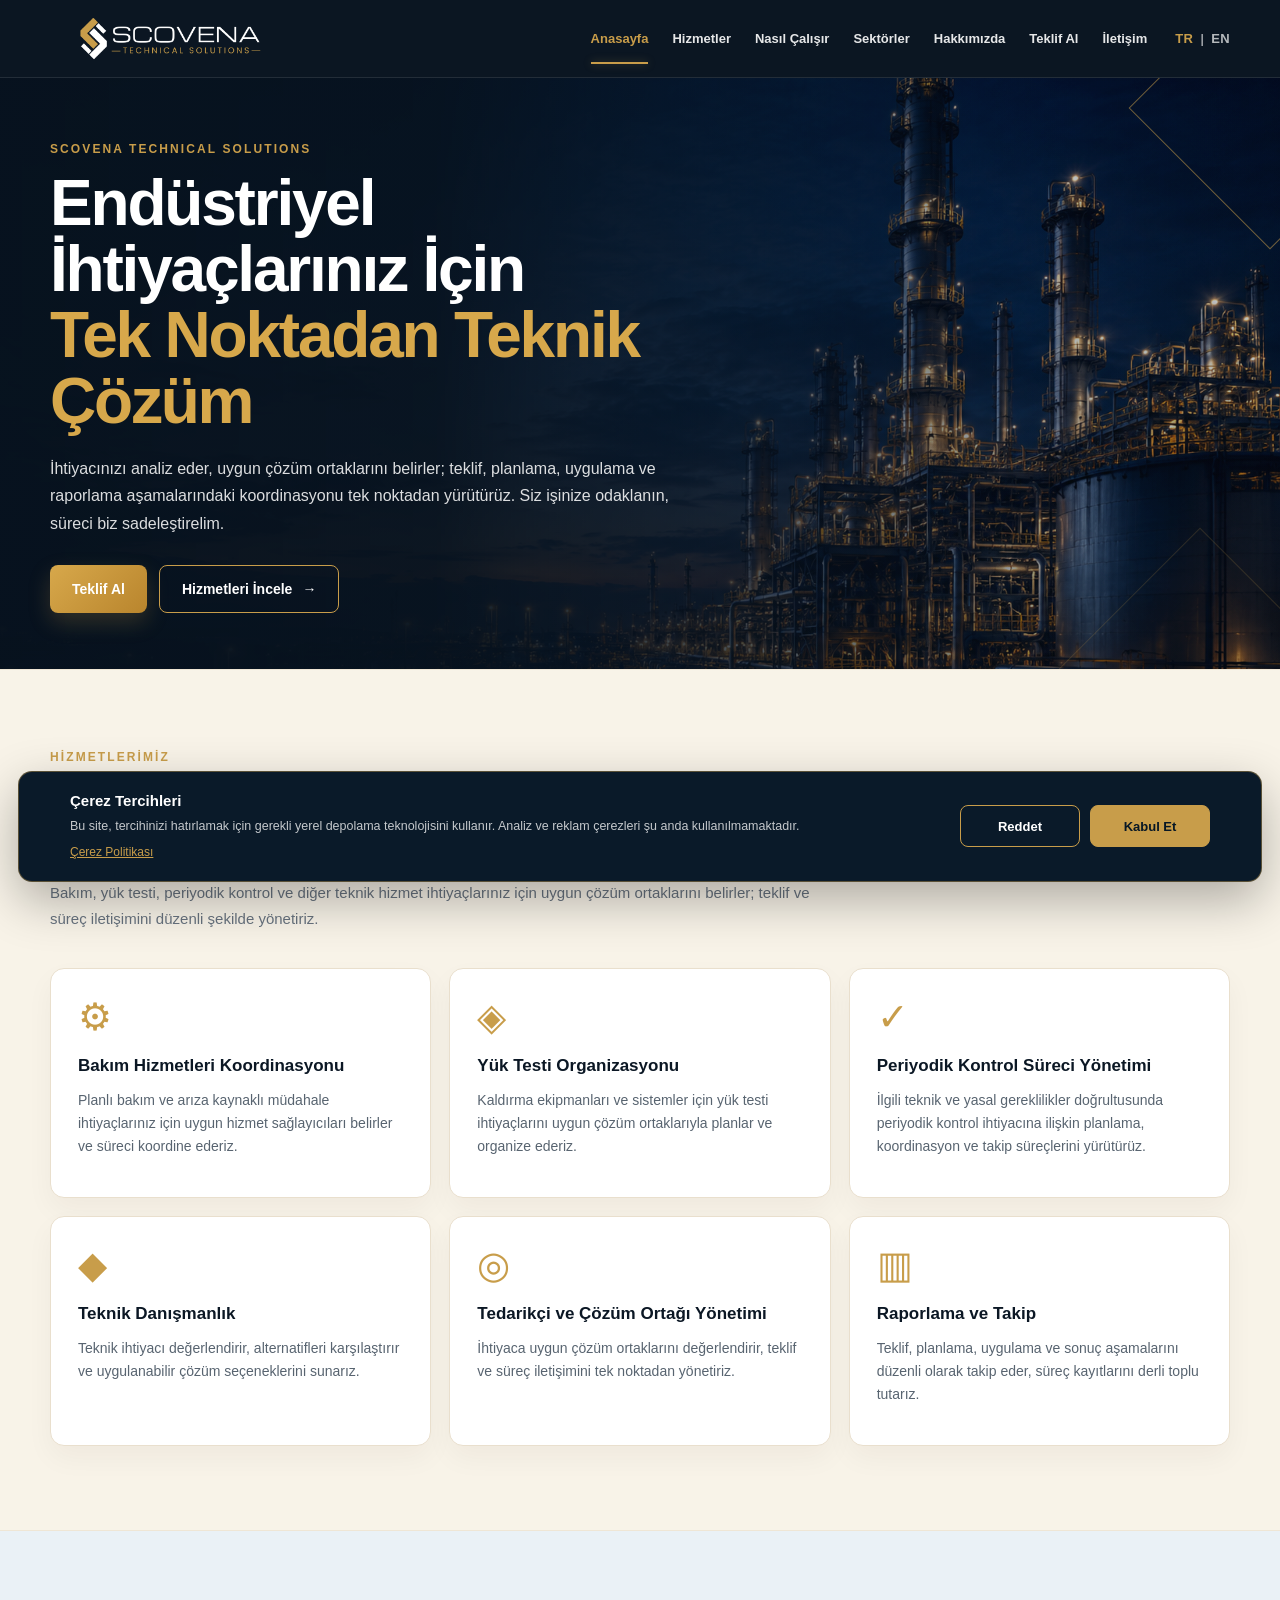
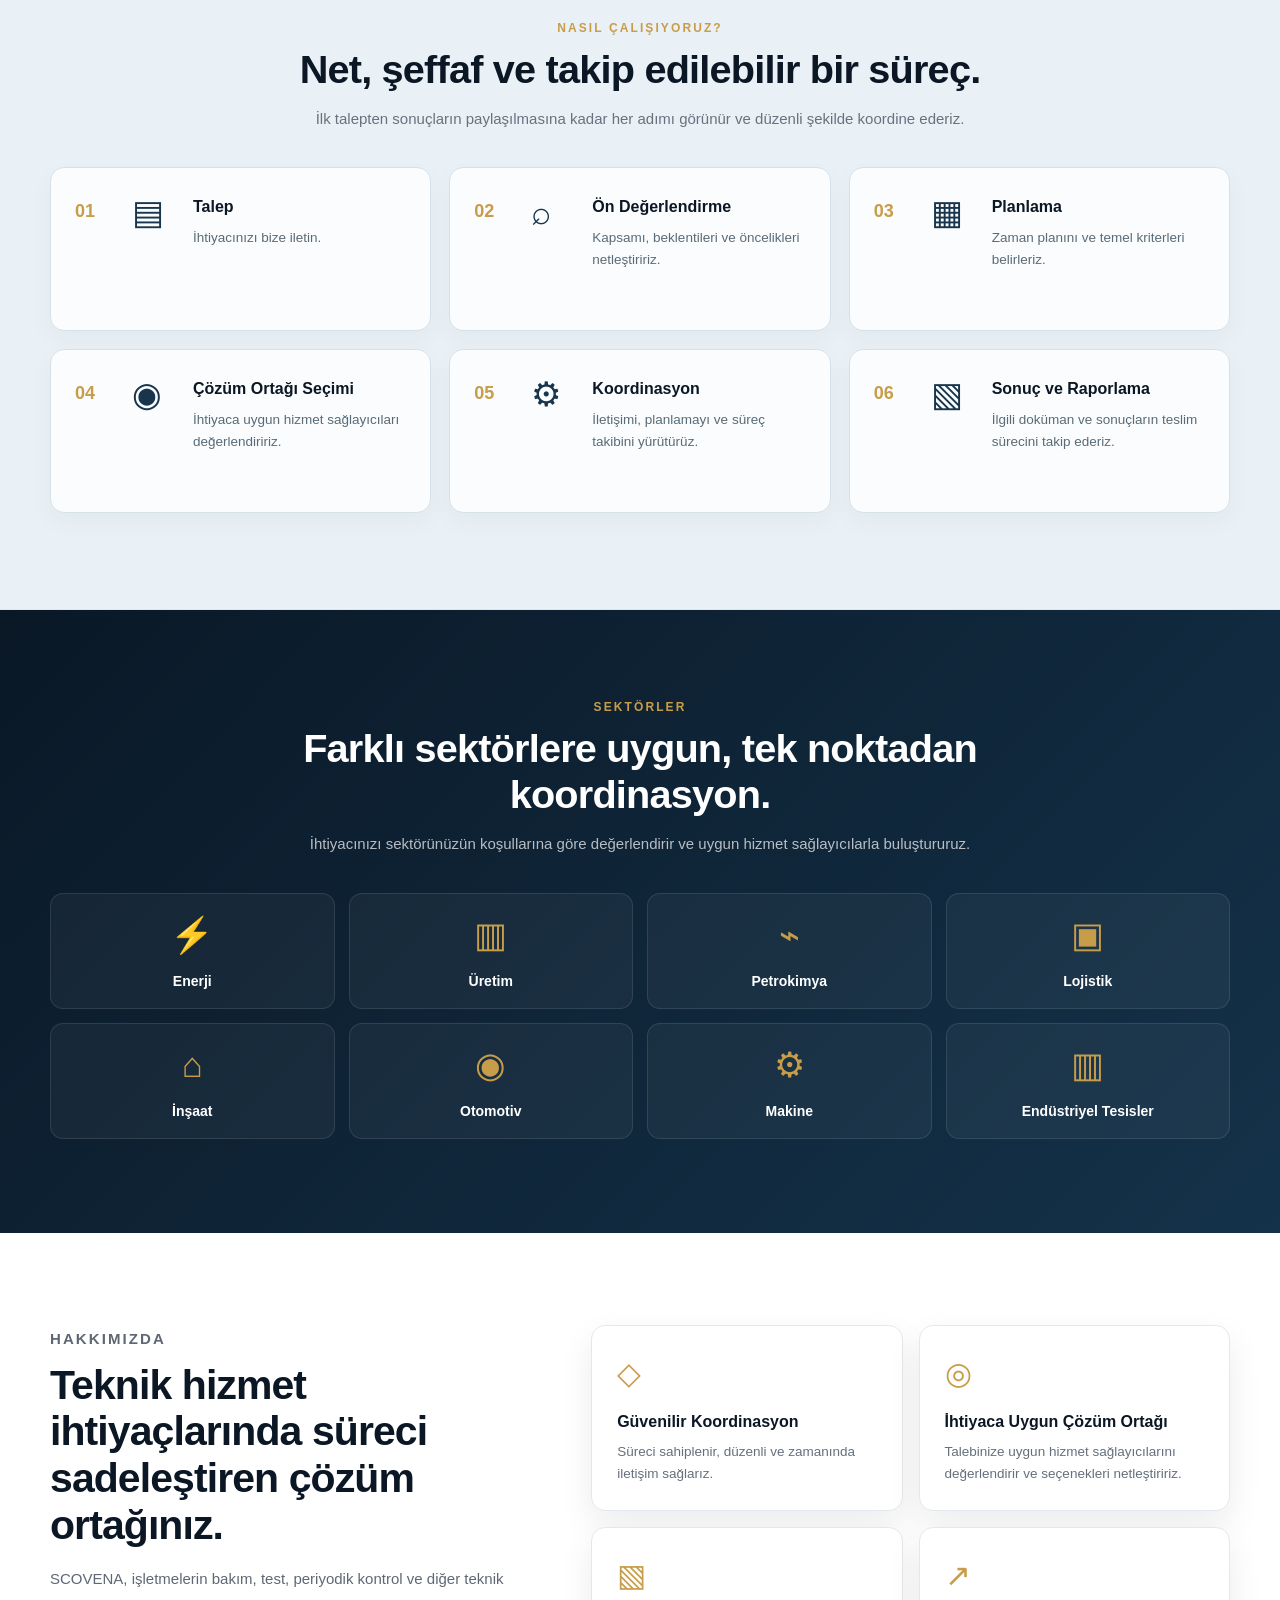
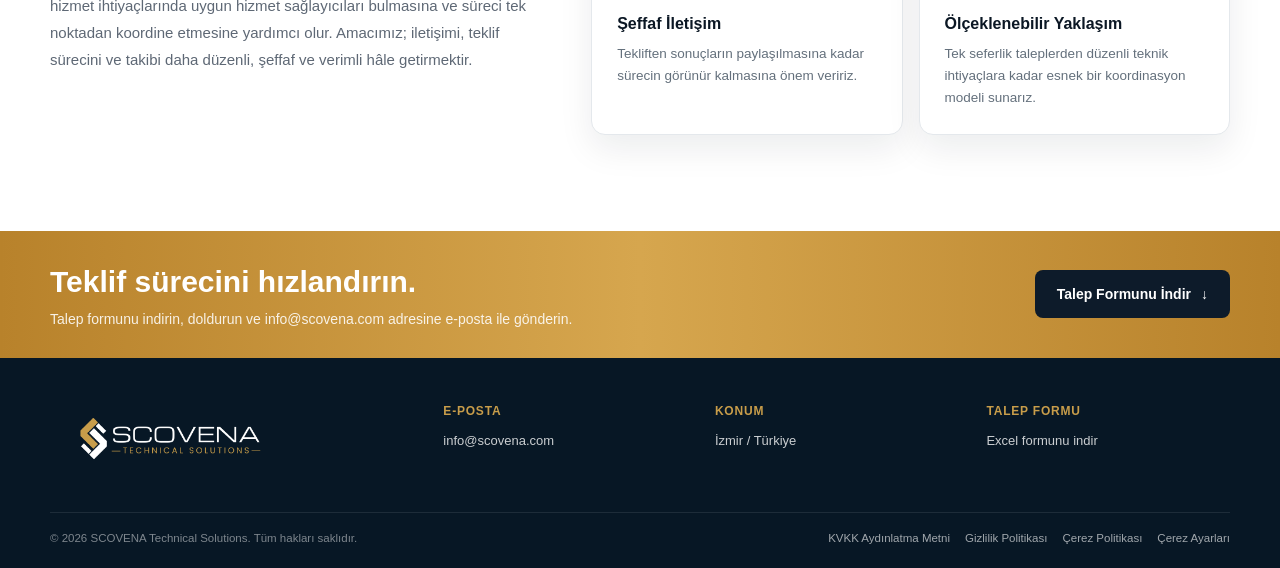
<file: index.html>
<!DOCTYPE html>
<html lang="tr">
<head>
  <meta charset="UTF-8">
  <meta name="viewport" content="width=device-width, initial-scale=1.0">
  <meta name="description" content="SCOVENA Technical Solutions — bakım, yük testi, periyodik kontrol ve diğer endüstriyel teknik hizmet ihtiyaçları için çözüm ortağı koordinasyonu.">
  <title>SCOVENA Technical Solutions</title>
  <link rel="canonical" href="https://scovena.com/">
  <link rel="alternate" hreflang="tr" href="https://scovena.com/">
  <link rel="alternate" hreflang="en" href="https://scovena.com/en/">
  <link rel="alternate" hreflang="x-default" href="https://scovena.com/">
  <link rel="icon" type="image/png" href="assets/scovena-symbol.png">
  <link rel="stylesheet" href="styles.css?v=final">
</head>
<body>

<header class="site-header">
  <div class="container header-inner">
    <a href="#top" class="brand" aria-label="SCOVENA ana sayfa">
      <img src="assets/scovena-logo.png" alt="SCOVENA Technical Solutions">
    </a>

    <button class="menu-toggle" aria-label="Menüyü aç veya kapat" aria-expanded="false">☰</button>

    <nav class="nav" aria-label="Ana menü">
      <a href="#top" class="active">Anasayfa</a>
      <a href="#services">Hizmetler</a>
      <a href="#process">Nasıl Çalışır</a>
      <a href="#sectors">Sektörler</a>
      <a href="#about">Hakkımızda</a>
      <a href="#quote">Teklif Al</a>
      <a href="#contact">İletişim</a>
      <span class="lang-switch" aria-label="Dil seçimi">
        <a href="./" class="active" aria-current="page">TR</a><span>|</span><a href="en/">EN</a>
      </span>
    </nav>
  </div>
</header>

<main id="top">
  <section class="hero">
    <div class="hero-image" aria-hidden="true"></div>
    <div class="hero-overlay" aria-hidden="true"></div>

    <div class="container hero-content">
      <div class="hero-copy">
        <p class="eyebrow">SCOVENA TECHNICAL SOLUTIONS</p>
        <h1>
          Endüstriyel İhtiyaçlarınız İçin
          <span>Tek Noktadan Teknik Çözüm</span>
        </h1>
        <p class="hero-text">
          İhtiyacınızı analiz eder, uygun çözüm ortaklarını belirler; teklif, planlama, uygulama ve raporlama
          aşamalarındaki koordinasyonu tek noktadan yürütürüz. Siz işinize odaklanın, süreci biz sadeleştirelim.
        </p>

        <div class="hero-actions">
          <button type="button" class="btn btn-gold" data-open-quote-modal>Teklif Al</button>
          <a class="btn btn-outline" href="#services">Hizmetleri İncele <span>→</span></a>
        </div>
      </div>
    </div>

    <div class="hero-pattern pattern-one" aria-hidden="true"></div>
    <div class="hero-pattern pattern-two" aria-hidden="true"></div>
  </section>

  <section class="services" id="services">
    <div class="container">
      <div class="section-heading section-heading-left">
        <p class="section-kicker">HİZMETLERİMİZ</p>
        <h2>Teknik ihtiyaçlarınızı tek noktadan koordine ediyoruz.</h2>
        <p>Bakım, yük testi, periyodik kontrol ve diğer teknik hizmet ihtiyaçlarınız için uygun çözüm ortaklarını belirler; teklif ve süreç iletişimini düzenli şekilde yönetiriz.</p>
      </div>

      <div class="service-grid">
        <article class="service-card">
          <div class="service-icon" aria-hidden="true">⚙</div>
          <h3>Bakım Hizmetleri Koordinasyonu</h3>
          <p>Planlı bakım ve arıza kaynaklı müdahale ihtiyaçlarınız için uygun hizmet sağlayıcıları belirler ve süreci koordine ederiz.</p>
        </article>

        <article class="service-card">
          <div class="service-icon" aria-hidden="true">◈</div>
          <h3>Yük Testi Organizasyonu</h3>
          <p>Kaldırma ekipmanları ve sistemler için yük testi ihtiyaçlarını uygun çözüm ortaklarıyla planlar ve organize ederiz.</p>
        </article>

        <article class="service-card">
          <div class="service-icon" aria-hidden="true">✓</div>
          <h3>Periyodik Kontrol Süreci Yönetimi</h3>
          <p>İlgili teknik ve yasal gereklilikler doğrultusunda periyodik kontrol ihtiyacına ilişkin planlama, koordinasyon ve takip süreçlerini yürütürüz.</p>
        </article>

        <article class="service-card">
          <div class="service-icon" aria-hidden="true">◆</div>
          <h3>Teknik Danışmanlık</h3>
          <p>Teknik ihtiyacı değerlendirir, alternatifleri karşılaştırır ve uygulanabilir çözüm seçeneklerini sunarız.</p>
        </article>

        <article class="service-card">
          <div class="service-icon" aria-hidden="true">◎</div>
          <h3>Tedarikçi ve Çözüm Ortağı Yönetimi</h3>
          <p>İhtiyaca uygun çözüm ortaklarını değerlendirir, teklif ve süreç iletişimini tek noktadan yönetiriz.</p>
        </article>

        <article class="service-card">
          <div class="service-icon" aria-hidden="true">▥</div>
          <h3>Raporlama ve Takip</h3>
          <p>Teklif, planlama, uygulama ve sonuç aşamalarını düzenli olarak takip eder, süreç kayıtlarını derli toplu tutarız.</p>
        </article>
      </div>
    </div>
  </section>

  <section class="process" id="process">
    <div class="container">
      <div class="section-heading section-heading-center">
        <p class="section-kicker">NASIL ÇALIŞIYORUZ?</p>
        <h2>Net, şeffaf ve takip edilebilir bir süreç.</h2>
        <p>İlk talepten sonuçların paylaşılmasına kadar her adımı görünür ve düzenli şekilde koordine ederiz.</p>
      </div>

      <div class="process-grid">
        <div class="process-step">
          <div class="step-number">01</div>
          <div class="step-icon" aria-hidden="true">▤</div>
          <div><h4>Talep</h4><p>İhtiyacınızı bize iletin.</p></div>
        </div>
        <div class="process-step">
          <div class="step-number">02</div>
          <div class="step-icon" aria-hidden="true">⌕</div>
          <div><h4>Ön Değerlendirme</h4><p>Kapsamı, beklentileri ve öncelikleri netleştiririz.</p></div>
        </div>
        <div class="process-step">
          <div class="step-number">03</div>
          <div class="step-icon" aria-hidden="true">▦</div>
          <div><h4>Planlama</h4><p>Zaman planını ve temel kriterleri belirleriz.</p></div>
        </div>
        <div class="process-step">
          <div class="step-number">04</div>
          <div class="step-icon" aria-hidden="true">◉</div>
          <div><h4>Çözüm Ortağı Seçimi</h4><p>İhtiyaca uygun hizmet sağlayıcıları değerlendiririz.</p></div>
        </div>
        <div class="process-step">
          <div class="step-number">05</div>
          <div class="step-icon" aria-hidden="true">⚙</div>
          <div><h4>Koordinasyon</h4><p>İletişimi, planlamayı ve süreç takibini yürütürüz.</p></div>
        </div>
        <div class="process-step">
          <div class="step-number">06</div>
          <div class="step-icon" aria-hidden="true">▧</div>
          <div><h4>Sonuç ve Raporlama</h4><p>İlgili doküman ve sonuçların teslim sürecini takip ederiz.</p></div>
        </div>
      </div>
    </div>
  </section>

  <section class="sectors" id="sectors">
    <div class="container">
      <div class="section-heading section-heading-center section-heading-dark">
        <p class="section-kicker">SEKTÖRLER</p>
        <h2>Farklı sektörlere uygun, tek noktadan koordinasyon.</h2>
        <p>İhtiyacınızı sektörünüzün koşullarına göre değerlendirir ve uygun hizmet sağlayıcılarla buluştururuz.</p>
      </div>

      <div class="sector-grid">
        <div class="sector"><b aria-hidden="true">⚡</b><span>Enerji</span></div>
        <div class="sector"><b aria-hidden="true">▥</b><span>Üretim</span></div>
        <div class="sector"><b aria-hidden="true">⌁</b><span>Petrokimya</span></div>
        <div class="sector"><b aria-hidden="true">▣</b><span>Lojistik</span></div>
        <div class="sector"><b aria-hidden="true">⌂</b><span>İnşaat</span></div>
        <div class="sector"><b aria-hidden="true">◉</b><span>Otomotiv</span></div>
        <div class="sector"><b aria-hidden="true">⚙</b><span>Makine</span></div>
        <div class="sector"><b aria-hidden="true">▥</b><span>Endüstriyel Tesisler</span></div>
      </div>
    </div>
  </section>

  <section class="about" id="about">
    <div class="container about-grid">
      <div class="about-copy">
        <p class="section-kicker">HAKKIMIZDA</p>
        <h2>Teknik hizmet ihtiyaçlarında süreci sadeleştiren çözüm ortağınız.</h2>
        <p>
          SCOVENA, işletmelerin bakım, test, periyodik kontrol ve diğer teknik hizmet ihtiyaçlarında uygun hizmet sağlayıcıları
          bulmasına ve süreci tek noktadan koordine etmesine yardımcı olur. Amacımız; iletişimi, teklif sürecini ve takibi daha
          düzenli, şeffaf ve verimli hâle getirmektir.
        </p>
      </div>

      <div class="why-list">
        <article class="why-card">
          <div class="why-icon" aria-hidden="true">◇</div>
          <h3>Güvenilir Koordinasyon</h3>
          <p>Süreci sahiplenir, düzenli ve zamanında iletişim sağlarız.</p>
        </article>
        <article class="why-card">
          <div class="why-icon" aria-hidden="true">◎</div>
          <h3>İhtiyaca Uygun Çözüm Ortağı</h3>
          <p>Talebinize uygun hizmet sağlayıcılarını değerlendirir ve seçenekleri netleştiririz.</p>
        </article>
        <article class="why-card">
          <div class="why-icon" aria-hidden="true">▧</div>
          <h3>Şeffaf İletişim</h3>
          <p>Tekliften sonuçların paylaşılmasına kadar sürecin görünür kalmasına önem veririz.</p>
        </article>
        <article class="why-card">
          <div class="why-icon" aria-hidden="true">↗</div>
          <h3>Ölçeklenebilir Yaklaşım</h3>
          <p>Tek seferlik taleplerden düzenli teknik ihtiyaçlara kadar esnek bir koordinasyon modeli sunarız.</p>
        </article>
      </div>
    </div>
  </section>

  <section class="quote-strip" id="quote">
    <div class="container quote-inner">
      <div class="quote-copy">
        <h2>Teklif sürecini hızlandırın.</h2>
        <p>Talep formunu indirin, doldurun ve info@scovena.com adresine e-posta ile gönderin.</p>
      </div>
      <a class="btn btn-navy" href="assets/SCOVENA_Teklif_Talep_Formu.xlsx" download>Talep Formunu İndir <span>↓</span></a>
    </div>
  </section>
</main>

<footer class="footer" id="contact">
  <div class="container footer-grid">
    <div class="footer-brand">
      <img src="assets/scovena-logo.png" alt="SCOVENA Technical Solutions">
    </div>

    <div class="footer-item">
      <h4>E-posta</h4>
      <a href="mailto:info@scovena.com?subject=SCOVENA%20-%20Teklif%20Talebi">info@scovena.com</a>
    </div>

    <div class="footer-item">
      <h4>Konum</h4>
      <span>İzmir / Türkiye</span>
    </div>

    <div class="footer-item">
      <h4>Talep Formu</h4>
      <a href="assets/SCOVENA_Teklif_Talep_Formu.xlsx" download>Excel formunu indir</a>
    </div>
  </div>

  <div class="container footer-bottom">
    <div class="footer-bottom-row">
      <span>© <span data-year></span> SCOVENA Technical Solutions. Tüm hakları saklıdır.</span>
      <span class="footer-legal-links">
        <a href="kvkk.html">KVKK Aydınlatma Metni</a>
        <a href="gizlilik-politikasi.html">Gizlilik Politikası</a>
        <a href="cerez-politikasi.html">Çerez Politikası</a>
        <button type="button" class="legal-link" data-open-cookie-settings>Çerez Ayarları</button>
      </span>
    </div>
  </div>
</footer>


<div class="quote-modal" id="quote-modal" hidden>
  <div class="quote-modal-backdrop" data-quote-close></div>
  <div class="quote-modal-card" role="dialog" aria-modal="true" aria-labelledby="quote-modal-title">
    <button type="button" class="quote-modal-close" aria-label="Kapat" data-quote-close>×</button>
    <p class="section-kicker">TEKLİF TALEBİ</p>
    <h2 id="quote-modal-title">Talebinizi bize iletin</h2>
    <p>Excel talep formunu indirip doldurduktan sonra e-postanıza ekleyerek bize gönderebilirsiniz.</p>
    <p class="quote-modal-note">Not: Tarayıcı güvenliği nedeniyle bir web sitesi Excel dosyasını e-postaya otomatik olarak ekleyemez.</p>
    <div class="quote-modal-actions">
      <a class="btn btn-gold quote-download" href="assets/SCOVENA_Teklif_Talep_Formu.xlsx" download>Excel Formunu İndir <span>↓</span></a>
      <a class="btn btn-mail" target="_blank" rel="noopener noreferrer" href="https://mail.google.com/mail/?view=cm&fs=1&to=info%40scovena.com&su=SCOVENA%20-%20Teklif%20Talebi&body=Merhaba%20SCOVENA%20ekibi%2C%0A%0ADoldurdu%C4%9Fum%20talep%20formunu%20ekte%20iletiyorum.%0A%0AFirma%3A%20%0AYetkili%3A%20%0ATelefon%3A%20%0A%0ATe%C5%9Fekk%C3%BCrler.">Gmail'de Aç</a>
      <a class="btn btn-mail" target="_blank" rel="noopener noreferrer" href="https://outlook.office.com/mail/deeplink/compose?to=info%40scovena.com&subject=SCOVENA%20-%20Teklif%20Talebi&body=Merhaba%20SCOVENA%20ekibi%2C%0A%0ADoldurdu%C4%9Fum%20talep%20formunu%20ekte%20iletiyorum.%0A%0AFirma%3A%20%0AYetkili%3A%20%0ATelefon%3A%20%0A%0ATe%C5%9Fekk%C3%BCrler.">Outlook'ta Aç</a>
      <a class="btn btn-mail" href="mailto:info@scovena.com?subject=SCOVENA%20-%20Teklif%20Talebi&body=Merhaba%20SCOVENA%20ekibi,%0D%0A%0D%0ADoldurdu%C4%9Fum%20talep%20formunu%20ekte%20iletiyorum.%0D%0A%0D%0AFirma%3A%20%0D%0AYetkili%3A%20%0D%0ATelefon%3A%20%0D%0A%0D%0ATe%C5%9Fekk%C3%BCrler.">Standart E-posta</a>
      <button type="button" class="btn btn-copy" data-copy-email data-copy-success="Kopyalandı ✓">E-posta Adresini Kopyala</button>
    </div>
    <p class="quote-copy-status" data-copy-status aria-live="polite"></p>
  </div>
</div>

<div class="cookie-banner" id="cookie-banner" role="dialog" aria-live="polite" aria-label="Çerez tercihleri" hidden>
  <div class="cookie-banner-inner">
    <div class="cookie-copy">
      <strong>Çerez Tercihleri</strong>
      <p>Bu site, tercihinizi hatırlamak için gerekli yerel depolama teknolojisini kullanır. Analiz ve reklam çerezleri şu anda kullanılmamaktadır.</p>
      <button type="button" class="cookie-policy-link" data-open-cookie-policy>Çerez Politikası</button>
    </div>
    <div class="cookie-actions">
      <button type="button" class="cookie-btn cookie-btn-secondary" id="cookie-reject">Reddet</button>
      <button type="button" class="cookie-btn cookie-btn-primary" id="cookie-accept">Kabul Et</button>
    </div>
  </div>
</div>

<div class="cookie-modal" id="cookie-modal" hidden>
  <div class="cookie-modal-backdrop" data-cookie-close></div>
  <div class="cookie-modal-card" role="dialog" aria-modal="true" aria-labelledby="cookie-modal-title">
    <button type="button" class="cookie-modal-close" aria-label="Kapat" data-cookie-close>×</button>
    <p class="section-kicker">SCOVENA</p>
    <h2 id="cookie-modal-title">Çerez ve Benzeri Teknolojiler</h2>
    <p>SCOVENA şu anda analiz, reklam veya davranışsal takip amaçlı çerez kullanmaz. Seçiminizi hatırlamak için tarayıcınızın yerel depolama alanında <strong>scovenaCookieConsent</strong> anahtarı saklanır.</p>
    <p>İleride isteğe bağlı analiz veya pazarlama teknolojileri eklenirse, gerekli olduğu durumlarda açık tercihiniz olmadan etkinleştirilmeyecektir.</p>
    <p>Ayrıntılar için <a href="cerez-politikasi.html">Çerez Politikası</a> sayfasını inceleyebilirsiniz.</p>
    <button type="button" class="cookie-btn cookie-btn-primary cookie-modal-done" data-cookie-close>Tamam</button>
  </div>
</div>

<script src="script.js?v=final"></script>
</body>
</html>
</file>
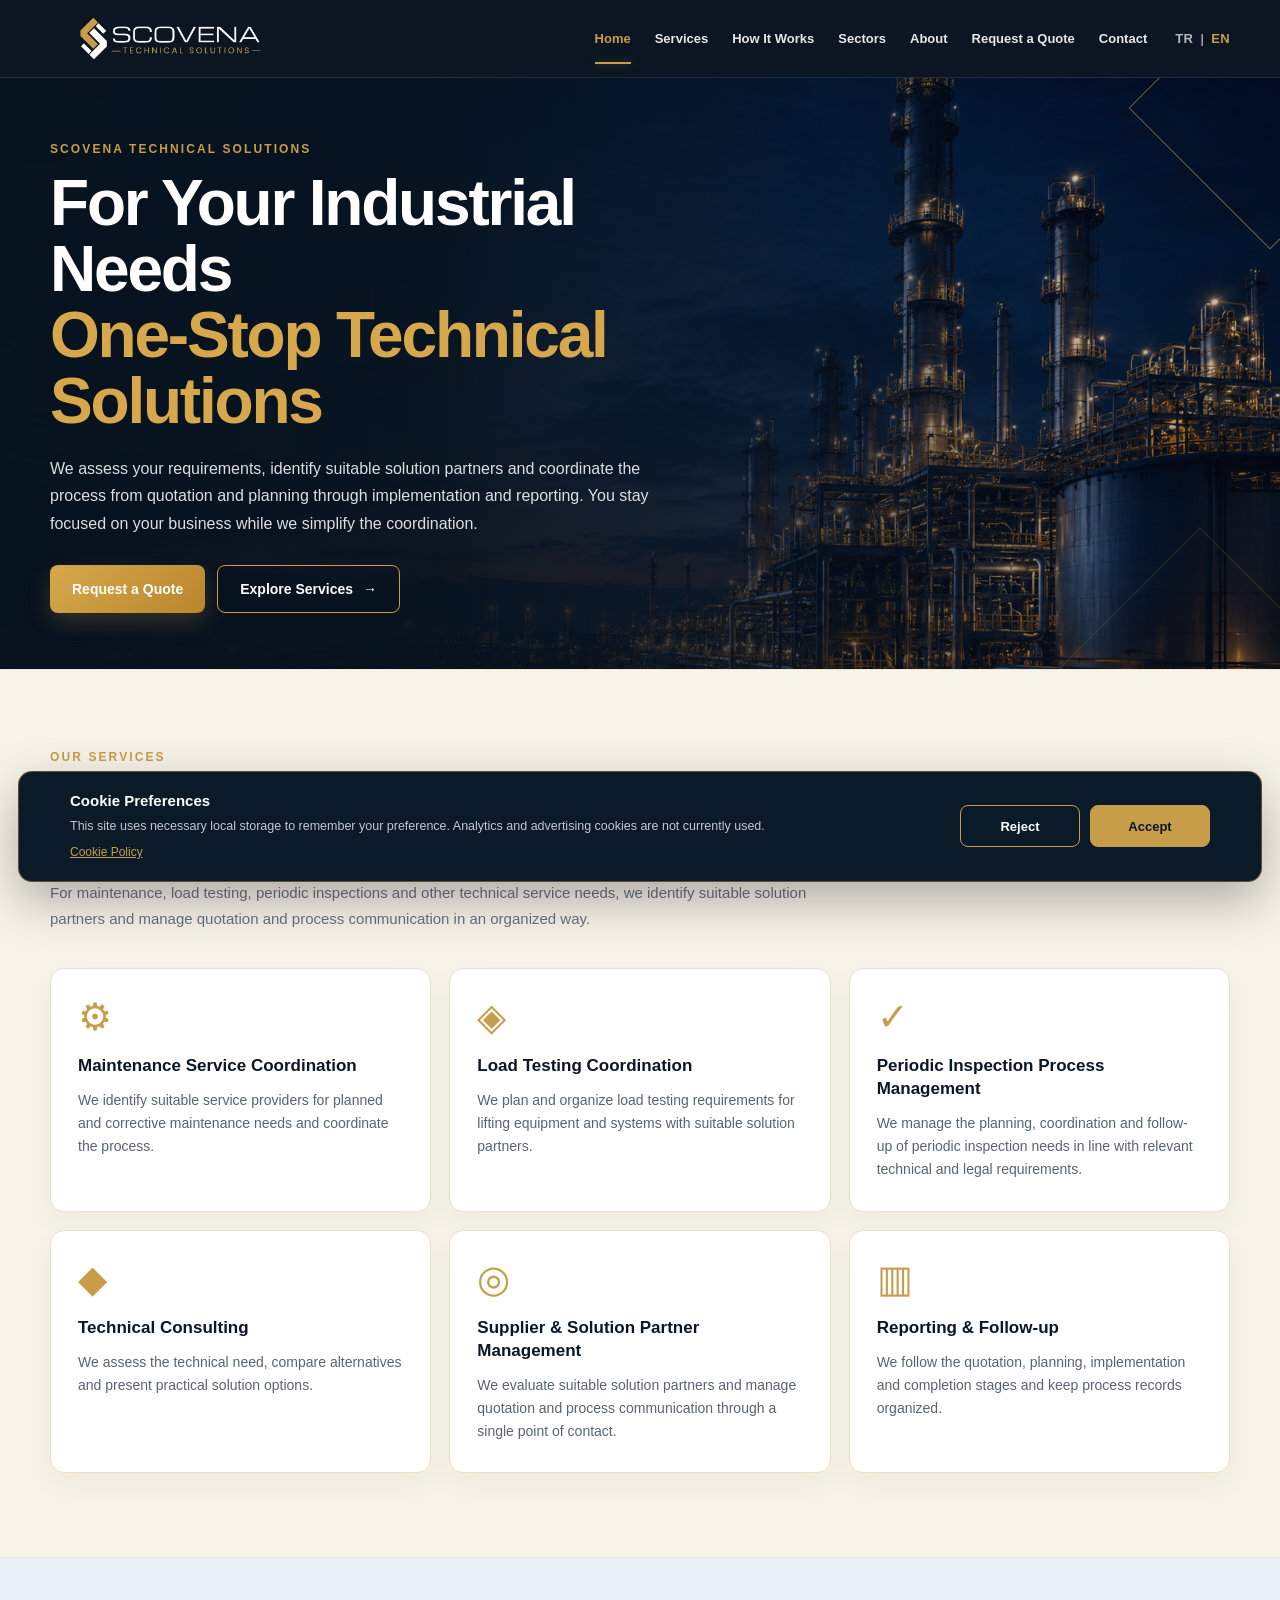
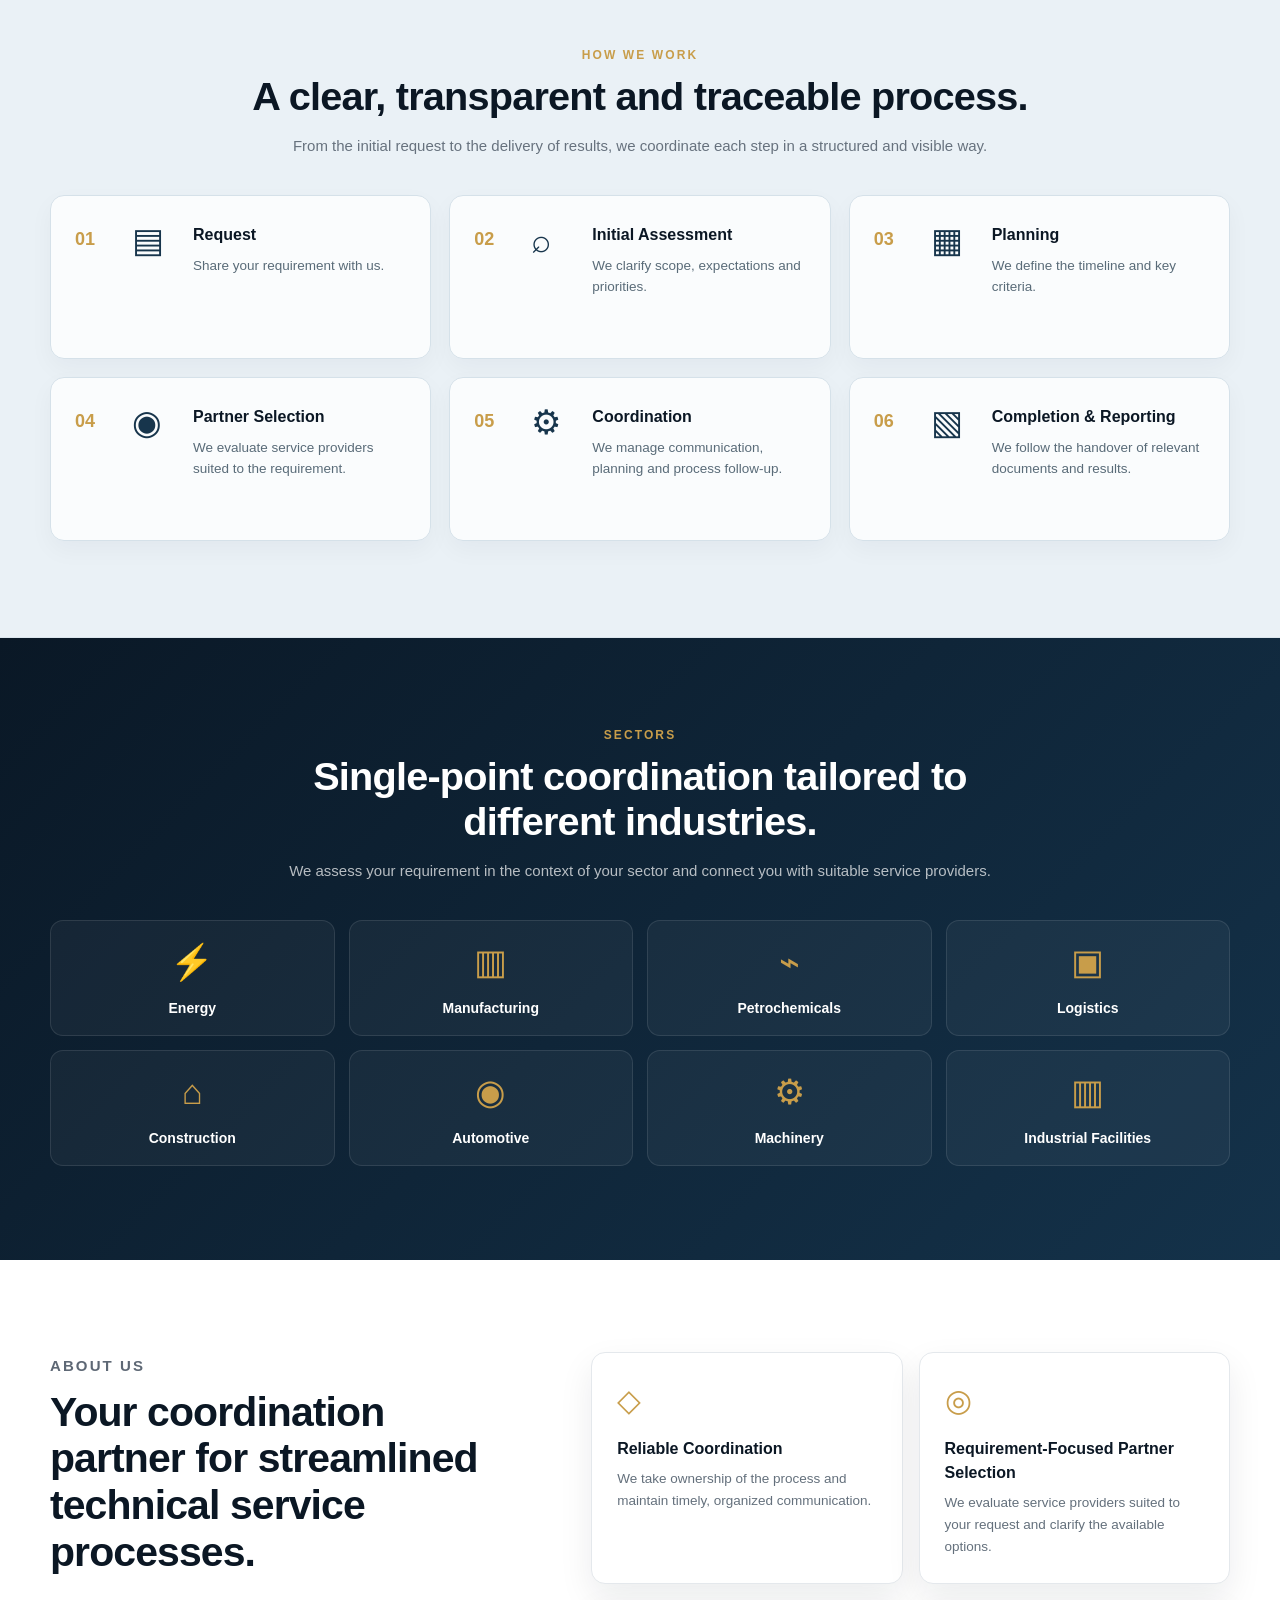
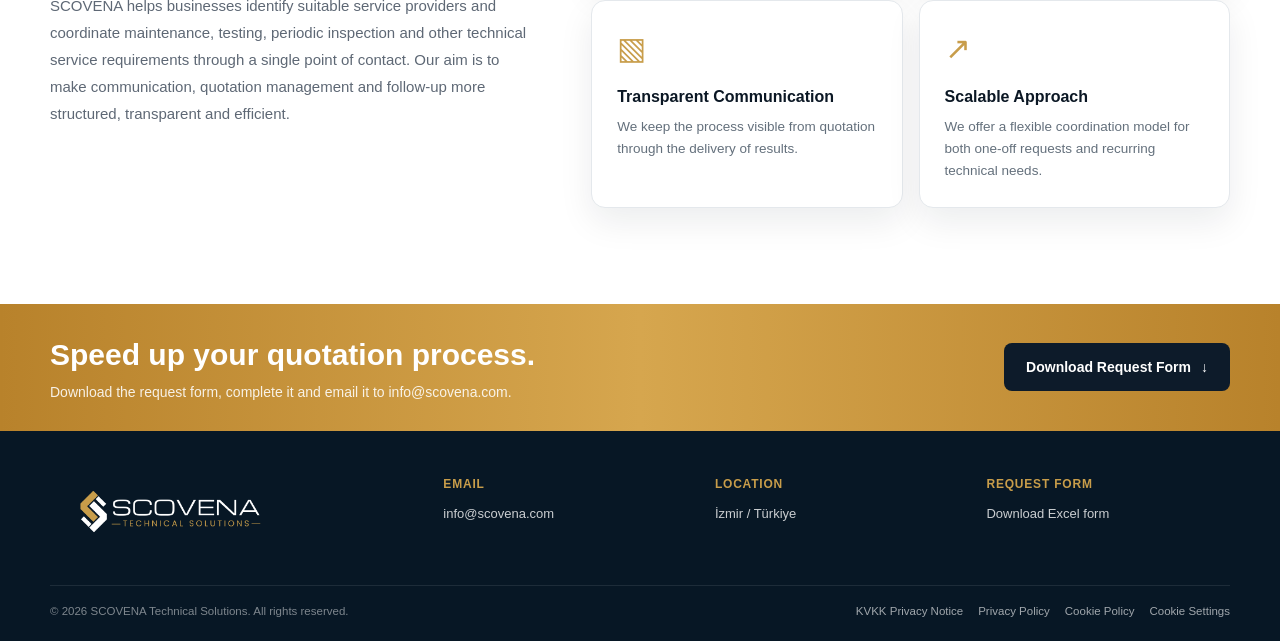
<file: en/index.html>
<!DOCTYPE html>
<html lang="en">
<head>
  <meta charset="UTF-8">
  <meta name="viewport" content="width=device-width, initial-scale=1.0">
  <meta name="description" content="SCOVENA Technical Solutions — coordination of maintenance, load testing, periodic inspection and other industrial technical service needs.">
  <title>SCOVENA Technical Solutions | English</title>
  <link rel="canonical" href="https://scovena.com/en/">
  <link rel="alternate" hreflang="tr" href="https://scovena.com/">
  <link rel="alternate" hreflang="en" href="https://scovena.com/en/">
  <link rel="alternate" hreflang="x-default" href="https://scovena.com/">
  <link rel="icon" type="image/png" href="../assets/scovena-symbol.png">
  <link rel="stylesheet" href="../styles.css?v=final">
</head>
<body>

<header class="site-header">
  <div class="container header-inner">
    <a href="#top" class="brand" aria-label="SCOVENA home">
      <img src="../assets/scovena-logo.png" alt="SCOVENA Technical Solutions">
    </a>

    <button class="menu-toggle" aria-label="Open or close menu" aria-expanded="false">☰</button>

    <nav class="nav" aria-label="Main navigation">
      <a href="#top" class="active">Home</a>
      <a href="#services">Services</a>
      <a href="#process">How It Works</a>
      <a href="#sectors">Sectors</a>
      <a href="#about">About</a>
      <a href="#quote">Request a Quote</a>
      <a href="#contact">Contact</a>
      <span class="lang-switch" aria-label="Language selection">
        <a href="../">TR</a><span>|</span><a href="./" class="active" aria-current="page">EN</a>
      </span>
    </nav>
  </div>
</header>

<main id="top">
  <section class="hero">
    <div class="hero-image" aria-hidden="true"></div>
    <div class="hero-overlay" aria-hidden="true"></div>

    <div class="container hero-content">
      <div class="hero-copy">
        <p class="eyebrow">SCOVENA TECHNICAL SOLUTIONS</p>
        <h1>
          For Your Industrial Needs
          <span>One-Stop Technical Solutions</span>
        </h1>
        <p class="hero-text">
          We assess your requirements, identify suitable solution partners and coordinate the process from quotation and planning
          through implementation and reporting. You stay focused on your business while we simplify the coordination.
        </p>

        <div class="hero-actions">
          <button type="button" class="btn btn-gold" data-open-quote-modal>Request a Quote</button>
          <a class="btn btn-outline" href="#services">Explore Services <span>→</span></a>
        </div>
      </div>
    </div>

    <div class="hero-pattern pattern-one" aria-hidden="true"></div>
    <div class="hero-pattern pattern-two" aria-hidden="true"></div>
  </section>

  <section class="services" id="services">
    <div class="container">
      <div class="section-heading section-heading-left">
        <p class="section-kicker">OUR SERVICES</p>
        <h2>We coordinate your technical service needs through a single point of contact.</h2>
        <p>For maintenance, load testing, periodic inspections and other technical service needs, we identify suitable solution partners and manage quotation and process communication in an organized way.</p>
      </div>

      <div class="service-grid">
        <article class="service-card">
          <div class="service-icon" aria-hidden="true">⚙</div>
          <h3>Maintenance Service Coordination</h3>
          <p>We identify suitable service providers for planned and corrective maintenance needs and coordinate the process.</p>
        </article>

        <article class="service-card">
          <div class="service-icon" aria-hidden="true">◈</div>
          <h3>Load Testing Coordination</h3>
          <p>We plan and organize load testing requirements for lifting equipment and systems with suitable solution partners.</p>
        </article>

        <article class="service-card">
          <div class="service-icon" aria-hidden="true">✓</div>
          <h3>Periodic Inspection Process Management</h3>
          <p>We manage the planning, coordination and follow-up of periodic inspection needs in line with relevant technical and legal requirements.</p>
        </article>

        <article class="service-card">
          <div class="service-icon" aria-hidden="true">◆</div>
          <h3>Technical Consulting</h3>
          <p>We assess the technical need, compare alternatives and present practical solution options.</p>
        </article>

        <article class="service-card">
          <div class="service-icon" aria-hidden="true">◎</div>
          <h3>Supplier & Solution Partner Management</h3>
          <p>We evaluate suitable solution partners and manage quotation and process communication through a single point of contact.</p>
        </article>

        <article class="service-card">
          <div class="service-icon" aria-hidden="true">▥</div>
          <h3>Reporting & Follow-up</h3>
          <p>We follow the quotation, planning, implementation and completion stages and keep process records organized.</p>
        </article>
      </div>
    </div>
  </section>

  <section class="process" id="process">
    <div class="container">
      <div class="section-heading section-heading-center">
        <p class="section-kicker">HOW WE WORK</p>
        <h2>A clear, transparent and traceable process.</h2>
        <p>From the initial request to the delivery of results, we coordinate each step in a structured and visible way.</p>
      </div>

      <div class="process-grid">
        <div class="process-step">
          <div class="step-number">01</div>
          <div class="step-icon" aria-hidden="true">▤</div>
          <div><h4>Request</h4><p>Share your requirement with us.</p></div>
        </div>
        <div class="process-step">
          <div class="step-number">02</div>
          <div class="step-icon" aria-hidden="true">⌕</div>
          <div><h4>Initial Assessment</h4><p>We clarify scope, expectations and priorities.</p></div>
        </div>
        <div class="process-step">
          <div class="step-number">03</div>
          <div class="step-icon" aria-hidden="true">▦</div>
          <div><h4>Planning</h4><p>We define the timeline and key criteria.</p></div>
        </div>
        <div class="process-step">
          <div class="step-number">04</div>
          <div class="step-icon" aria-hidden="true">◉</div>
          <div><h4>Partner Selection</h4><p>We evaluate service providers suited to the requirement.</p></div>
        </div>
        <div class="process-step">
          <div class="step-number">05</div>
          <div class="step-icon" aria-hidden="true">⚙</div>
          <div><h4>Coordination</h4><p>We manage communication, planning and process follow-up.</p></div>
        </div>
        <div class="process-step">
          <div class="step-number">06</div>
          <div class="step-icon" aria-hidden="true">▧</div>
          <div><h4>Completion & Reporting</h4><p>We follow the handover of relevant documents and results.</p></div>
        </div>
      </div>
    </div>
  </section>

  <section class="sectors" id="sectors">
    <div class="container">
      <div class="section-heading section-heading-center section-heading-dark">
        <p class="section-kicker">SECTORS</p>
        <h2>Single-point coordination tailored to different industries.</h2>
        <p>We assess your requirement in the context of your sector and connect you with suitable service providers.</p>
      </div>

      <div class="sector-grid">
        <div class="sector"><b aria-hidden="true">⚡</b><span>Energy</span></div>
        <div class="sector"><b aria-hidden="true">▥</b><span>Manufacturing</span></div>
        <div class="sector"><b aria-hidden="true">⌁</b><span>Petrochemicals</span></div>
        <div class="sector"><b aria-hidden="true">▣</b><span>Logistics</span></div>
        <div class="sector"><b aria-hidden="true">⌂</b><span>Construction</span></div>
        <div class="sector"><b aria-hidden="true">◉</b><span>Automotive</span></div>
        <div class="sector"><b aria-hidden="true">⚙</b><span>Machinery</span></div>
        <div class="sector"><b aria-hidden="true">▥</b><span>Industrial Facilities</span></div>
      </div>
    </div>
  </section>

  <section class="about" id="about">
    <div class="container about-grid">
      <div class="about-copy">
        <p class="section-kicker">ABOUT US</p>
        <h2>Your coordination partner for streamlined technical service processes.</h2>
        <p>
          SCOVENA helps businesses identify suitable service providers and coordinate maintenance, testing, periodic inspection
          and other technical service requirements through a single point of contact. Our aim is to make communication,
          quotation management and follow-up more structured, transparent and efficient.
        </p>
      </div>

      <div class="why-list">
        <article class="why-card">
          <div class="why-icon" aria-hidden="true">◇</div>
          <h3>Reliable Coordination</h3>
          <p>We take ownership of the process and maintain timely, organized communication.</p>
        </article>
        <article class="why-card">
          <div class="why-icon" aria-hidden="true">◎</div>
          <h3>Requirement-Focused Partner Selection</h3>
          <p>We evaluate service providers suited to your request and clarify the available options.</p>
        </article>
        <article class="why-card">
          <div class="why-icon" aria-hidden="true">▧</div>
          <h3>Transparent Communication</h3>
          <p>We keep the process visible from quotation through the delivery of results.</p>
        </article>
        <article class="why-card">
          <div class="why-icon" aria-hidden="true">↗</div>
          <h3>Scalable Approach</h3>
          <p>We offer a flexible coordination model for both one-off requests and recurring technical needs.</p>
        </article>
      </div>
    </div>
  </section>

  <section class="quote-strip" id="quote">
    <div class="container quote-inner">
      <div class="quote-copy">
        <h2>Speed up your quotation process.</h2>
        <p>Download the request form, complete it and email it to info@scovena.com.</p>
      </div>
      <a class="btn btn-navy" href="../assets/SCOVENA_Teklif_Talep_Formu.xlsx" download>Download Request Form <span>↓</span></a>
    </div>
  </section>
</main>

<footer class="footer" id="contact">
  <div class="container footer-grid">
    <div class="footer-brand">
      <img src="../assets/scovena-logo.png" alt="SCOVENA Technical Solutions">
    </div>

    <div class="footer-item">
      <h4>Email</h4>
      <a href="mailto:info@scovena.com?subject=SCOVENA%20-%20Quotation%20Request">info@scovena.com</a>
    </div>

    <div class="footer-item">
      <h4>Location</h4>
      <span>İzmir / Türkiye</span>
    </div>

    <div class="footer-item">
      <h4>Request Form</h4>
      <a href="../assets/SCOVENA_Teklif_Talep_Formu.xlsx" download>Download Excel form</a>
    </div>
  </div>

  <div class="container footer-bottom">
    <div class="footer-bottom-row">
      <span>© <span data-year></span> SCOVENA Technical Solutions. All rights reserved.</span>
      <span class="footer-legal-links">
        <a href="privacy-notice.html">KVKK Privacy Notice</a>
        <a href="privacy-policy.html">Privacy Policy</a>
        <a href="cookie-policy.html">Cookie Policy</a>
        <button type="button" class="legal-link" data-open-cookie-settings>Cookie Settings</button>
      </span>
    </div>
  </div>
</footer>


<div class="quote-modal" id="quote-modal" hidden>
  <div class="quote-modal-backdrop" data-quote-close></div>
  <div class="quote-modal-card" role="dialog" aria-modal="true" aria-labelledby="quote-modal-title">
    <button type="button" class="quote-modal-close" aria-label="Close" data-quote-close>×</button>
    <p class="section-kicker">QUOTATION REQUEST</p>
    <h2 id="quote-modal-title">Send us your request</h2>
    <p>Download and complete the Excel request form, then attach it to your email and send it to us.</p>
    <p class="quote-modal-note">Note: For browser security reasons, a website cannot automatically attach an Excel file to your email.</p>
    <div class="quote-modal-actions">
      <a class="btn btn-gold quote-download" href="../assets/SCOVENA_Teklif_Talep_Formu.xlsx" download>Download Excel Form <span>↓</span></a>
      <a class="btn btn-mail" target="_blank" rel="noopener noreferrer" href="https://mail.google.com/mail/?view=cm&fs=1&to=info%40scovena.com&su=SCOVENA%20-%20Quotation%20Request&body=Hello%20SCOVENA%20team%2C%0A%0AI%20am%20attaching%20the%20completed%20request%20form.%0A%0ACompany%3A%20%0AContact%20person%3A%20%0APhone%3A%20%0A%0AThank%20you.">Open in Gmail</a>
      <a class="btn btn-mail" target="_blank" rel="noopener noreferrer" href="https://outlook.office.com/mail/deeplink/compose?to=info%40scovena.com&subject=SCOVENA%20-%20Quotation%20Request&body=Hello%20SCOVENA%20team%2C%0A%0AI%20am%20attaching%20the%20completed%20request%20form.%0A%0ACompany%3A%20%0AContact%20person%3A%20%0APhone%3A%20%0A%0AThank%20you.">Open in Outlook</a>
      <a class="btn btn-mail" href="mailto:info@scovena.com?subject=SCOVENA%20-%20Quotation%20Request&body=Hello%20SCOVENA%20team,%0D%0A%0D%0AI%20am%20attaching%20the%20completed%20request%20form.%0D%0A%0D%0ACompany%3A%20%0D%0AContact%20person%3A%20%0D%0APhone%3A%20%0D%0A%0D%0AThank%20you.">Default Email App</a>
      <button type="button" class="btn btn-copy" data-copy-email data-copy-success="Copied ✓">Copy Email Address</button>
    </div>
    <p class="quote-copy-status" data-copy-status aria-live="polite"></p>
  </div>
</div>

<div class="cookie-banner" id="cookie-banner" role="dialog" aria-live="polite" aria-label="Cookie preferences" hidden>
  <div class="cookie-banner-inner">
    <div class="cookie-copy">
      <strong>Cookie Preferences</strong>
      <p>This site uses necessary local storage to remember your preference. Analytics and advertising cookies are not currently used.</p>
      <button type="button" class="cookie-policy-link" data-open-cookie-policy>Cookie Policy</button>
    </div>
    <div class="cookie-actions">
      <button type="button" class="cookie-btn cookie-btn-secondary" id="cookie-reject">Reject</button>
      <button type="button" class="cookie-btn cookie-btn-primary" id="cookie-accept">Accept</button>
    </div>
  </div>
</div>

<div class="cookie-modal" id="cookie-modal" hidden>
  <div class="cookie-modal-backdrop" data-cookie-close></div>
  <div class="cookie-modal-card" role="dialog" aria-modal="true" aria-labelledby="cookie-modal-title">
    <button type="button" class="cookie-modal-close" aria-label="Close" data-cookie-close>×</button>
    <p class="section-kicker">SCOVENA</p>
    <h2 id="cookie-modal-title">Cookies and Similar Technologies</h2>
    <p>SCOVENA does not currently use analytics, advertising or behavioural tracking cookies. Your browser stores the <strong>scovenaCookieConsent</strong> key in local storage solely to remember your choice.</p>
    <p>If optional analytics or marketing technologies are added in the future, they will not be activated without your explicit choice where consent is required.</p>
    <p>For details, please read our <a href="cookie-policy.html">Cookie Policy</a>.</p>
    <button type="button" class="cookie-btn cookie-btn-primary cookie-modal-done" data-cookie-close>Done</button>
  </div>
</div>

<script src="../script.js?v=final"></script>
</body>
</html>
</file>
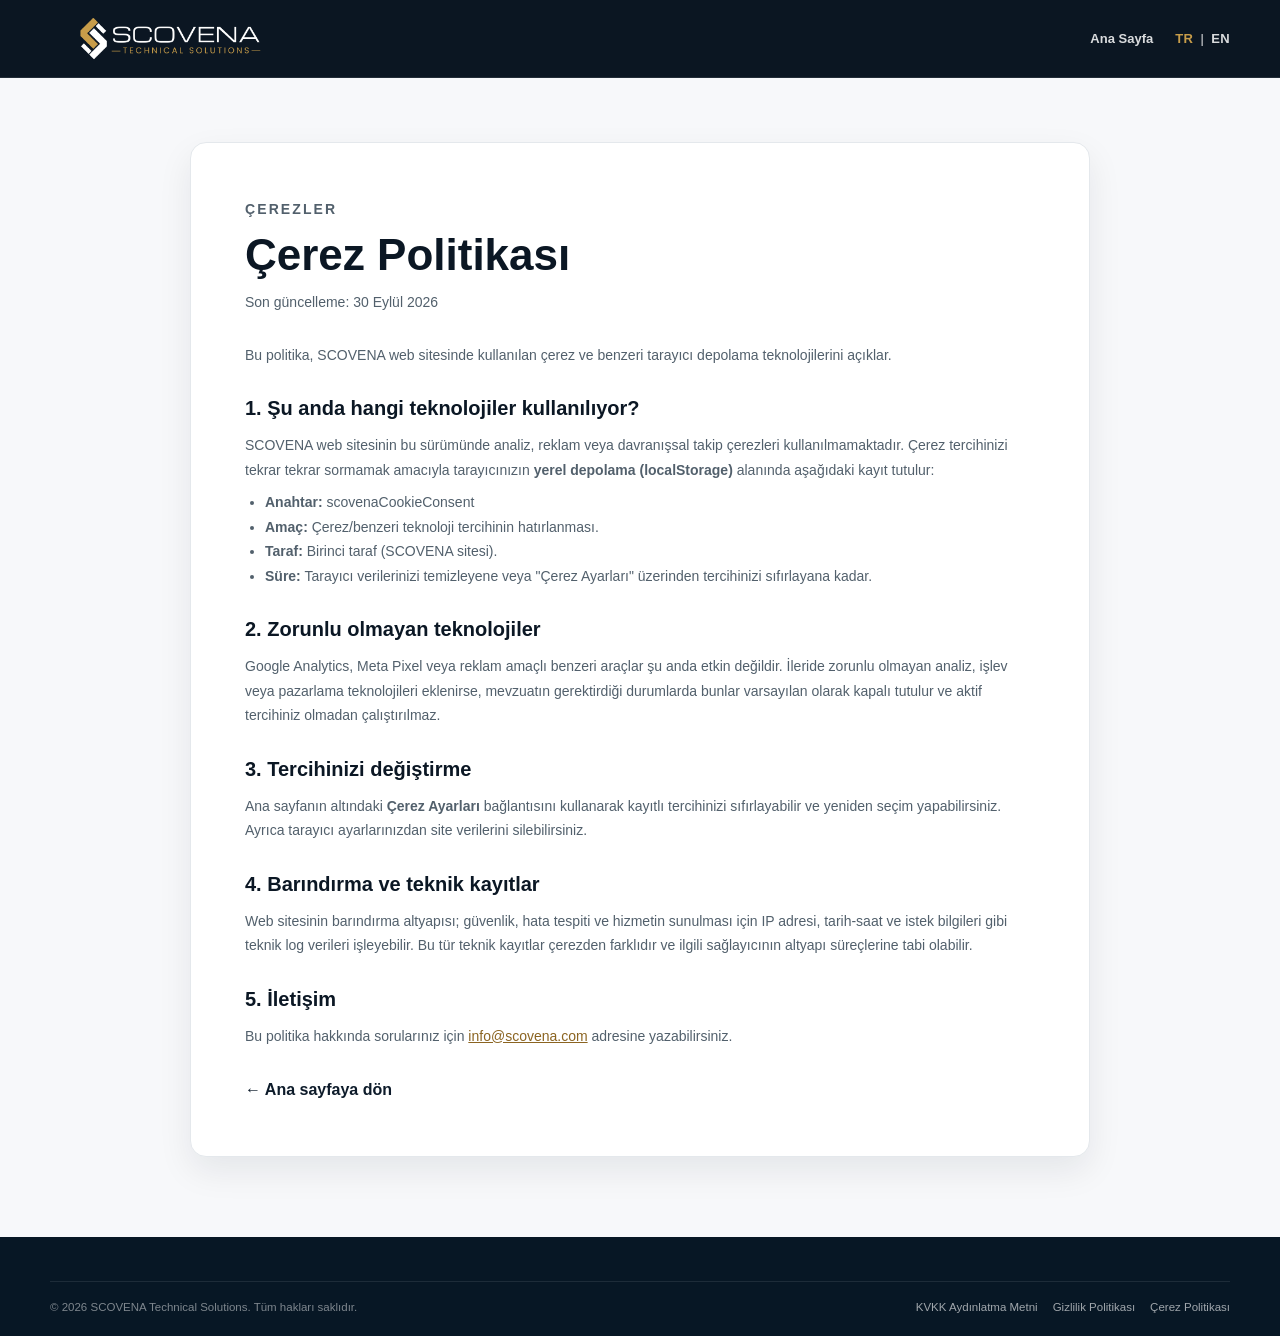
<file: cerez-politikasi.html>
<!DOCTYPE html>
<html lang="tr">
<head>
  <meta charset="UTF-8">
  <meta name="viewport" content="width=device-width, initial-scale=1.0">
  <meta name="description" content="Çerez Politikası - SCOVENA Technical Solutions">
  <title>Çerez Politikası | SCOVENA</title>
  <link rel="icon" type="image/png" href="assets/scovena-symbol.png">
  <link rel="stylesheet" href="styles.css?v=final">
</head>
<body>
<header class="site-header">
  <div class="container header-inner">
    <a href="./" class="brand" aria-label="SCOVENA ana sayfa"><img src="assets/scovena-logo.png" alt="SCOVENA Technical Solutions"></a>
    <nav class="simple-header-nav" aria-label="Sayfa menüsü">
      <a href="./">Ana Sayfa</a>
      <span class="lang-switch"><a href="./" class="active">TR</a><span>|</span><a href="en/cookie-policy.html">EN</a></span>
    </nav>
  </div>
</header>
<main class="legal-main">
  <div class="container">
    <article class="legal-card">
      <p class="section-kicker">ÇEREZLER</p>
      <h1>Çerez Politikası</h1>
      <p class="legal-date">Son güncelleme: 30 Eylül 2026</p>
      
<p>Bu politika, SCOVENA web sitesinde kullanılan çerez ve benzeri tarayıcı depolama teknolojilerini açıklar.</p>

<h2>1. Şu anda hangi teknolojiler kullanılıyor?</h2>
<p>SCOVENA web sitesinin bu sürümünde analiz, reklam veya davranışsal takip çerezleri kullanılmamaktadır. Çerez tercihinizi tekrar tekrar sormamak amacıyla tarayıcınızın <strong>yerel depolama (localStorage)</strong> alanında aşağıdaki kayıt tutulur:</p>
<ul>
  <li><strong>Anahtar:</strong> scovenaCookieConsent</li>
  <li><strong>Amaç:</strong> Çerez/benzeri teknoloji tercihinin hatırlanması.</li>
  <li><strong>Taraf:</strong> Birinci taraf (SCOVENA sitesi).</li>
  <li><strong>Süre:</strong> Tarayıcı verilerinizi temizleyene veya "Çerez Ayarları" üzerinden tercihinizi sıfırlayana kadar.</li>
</ul>

<h2>2. Zorunlu olmayan teknolojiler</h2>
<p>Google Analytics, Meta Pixel veya reklam amaçlı benzeri araçlar şu anda etkin değildir. İleride zorunlu olmayan analiz, işlev veya pazarlama teknolojileri eklenirse, mevzuatın gerektirdiği durumlarda bunlar varsayılan olarak kapalı tutulur ve aktif tercihiniz olmadan çalıştırılmaz.</p>

<h2>3. Tercihinizi değiştirme</h2>
<p>Ana sayfanın altındaki <strong>Çerez Ayarları</strong> bağlantısını kullanarak kayıtlı tercihinizi sıfırlayabilir ve yeniden seçim yapabilirsiniz. Ayrıca tarayıcı ayarlarınızdan site verilerini silebilirsiniz.</p>

<h2>4. Barındırma ve teknik kayıtlar</h2>
<p>Web sitesinin barındırma altyapısı; güvenlik, hata tespiti ve hizmetin sunulması için IP adresi, tarih-saat ve istek bilgileri gibi teknik log verileri işleyebilir. Bu tür teknik kayıtlar çerezden farklıdır ve ilgili sağlayıcının altyapı süreçlerine tabi olabilir.</p>

<h2>5. İletişim</h2>
<p>Bu politika hakkında sorularınız için <a href="mailto:info@scovena.com">info@scovena.com</a> adresine yazabilirsiniz.</p>

      <a class="legal-back" href="./">← Ana sayfaya dön</a>
    </article>
  </div>
</main>
<footer class="footer">
  <div class="container footer-bottom" style="margin-top:0">
    <div class="footer-bottom-row">
      <span>© <span data-year></span> SCOVENA Technical Solutions. Tüm hakları saklıdır.</span>
      <span class="footer-legal-links">
        <a href="kvkk.html">KVKK Aydınlatma Metni</a>
        <a href="gizlilik-politikasi.html">Gizlilik Politikası</a>
        <a href="cerez-politikasi.html">Çerez Politikası</a>
      </span>
    </div>
  </div>
</footer>
<script src="script.js?v=final"></script>
</body>
</html>
</file>
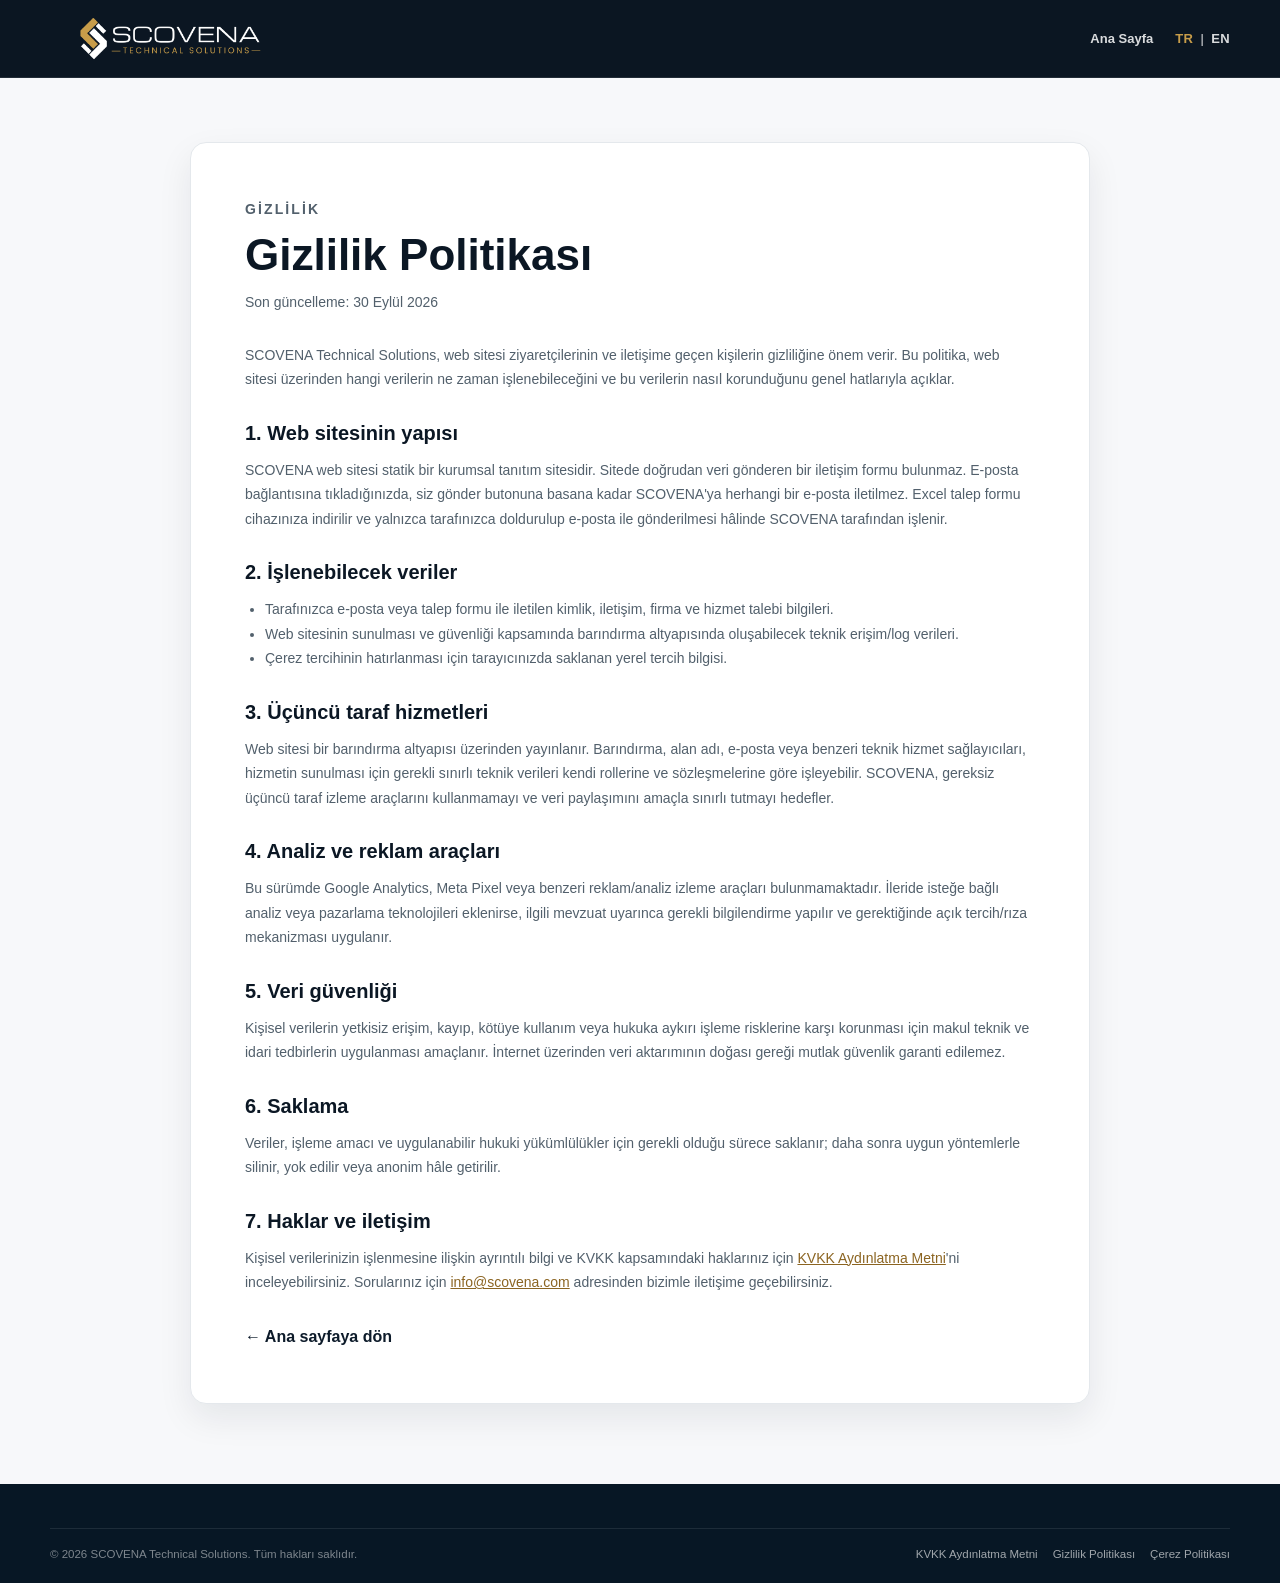
<file: gizlilik-politikasi.html>
<!DOCTYPE html>
<html lang="tr">
<head>
  <meta charset="UTF-8">
  <meta name="viewport" content="width=device-width, initial-scale=1.0">
  <meta name="description" content="Gizlilik Politikası - SCOVENA Technical Solutions">
  <title>Gizlilik Politikası | SCOVENA</title>
  <link rel="icon" type="image/png" href="assets/scovena-symbol.png">
  <link rel="stylesheet" href="styles.css?v=final">
</head>
<body>
<header class="site-header">
  <div class="container header-inner">
    <a href="./" class="brand" aria-label="SCOVENA ana sayfa"><img src="assets/scovena-logo.png" alt="SCOVENA Technical Solutions"></a>
    <nav class="simple-header-nav" aria-label="Sayfa menüsü">
      <a href="./">Ana Sayfa</a>
      <span class="lang-switch"><a href="./" class="active">TR</a><span>|</span><a href="en/privacy-policy.html">EN</a></span>
    </nav>
  </div>
</header>
<main class="legal-main">
  <div class="container">
    <article class="legal-card">
      <p class="section-kicker">GİZLİLİK</p>
      <h1>Gizlilik Politikası</h1>
      <p class="legal-date">Son güncelleme: 30 Eylül 2026</p>
      
<p>SCOVENA Technical Solutions, web sitesi ziyaretçilerinin ve iletişime geçen kişilerin gizliliğine önem verir. Bu politika, web sitesi üzerinden hangi verilerin ne zaman işlenebileceğini ve bu verilerin nasıl korunduğunu genel hatlarıyla açıklar.</p>

<h2>1. Web sitesinin yapısı</h2>
<p>SCOVENA web sitesi statik bir kurumsal tanıtım sitesidir. Sitede doğrudan veri gönderen bir iletişim formu bulunmaz. E-posta bağlantısına tıkladığınızda, siz gönder butonuna basana kadar SCOVENA'ya herhangi bir e-posta iletilmez. Excel talep formu cihazınıza indirilir ve yalnızca tarafınızca doldurulup e-posta ile gönderilmesi hâlinde SCOVENA tarafından işlenir.</p>

<h2>2. İşlenebilecek veriler</h2>
<ul>
  <li>Tarafınızca e-posta veya talep formu ile iletilen kimlik, iletişim, firma ve hizmet talebi bilgileri.</li>
  <li>Web sitesinin sunulması ve güvenliği kapsamında barındırma altyapısında oluşabilecek teknik erişim/log verileri.</li>
  <li>Çerez tercihinin hatırlanması için tarayıcınızda saklanan yerel tercih bilgisi.</li>
</ul>

<h2>3. Üçüncü taraf hizmetleri</h2>
<p>Web sitesi bir barındırma altyapısı üzerinden yayınlanır. Barındırma, alan adı, e-posta veya benzeri teknik hizmet sağlayıcıları, hizmetin sunulması için gerekli sınırlı teknik verileri kendi rollerine ve sözleşmelerine göre işleyebilir. SCOVENA, gereksiz üçüncü taraf izleme araçlarını kullanmamayı ve veri paylaşımını amaçla sınırlı tutmayı hedefler.</p>

<h2>4. Analiz ve reklam araçları</h2>
<p>Bu sürümde Google Analytics, Meta Pixel veya benzeri reklam/analiz izleme araçları bulunmamaktadır. İleride isteğe bağlı analiz veya pazarlama teknolojileri eklenirse, ilgili mevzuat uyarınca gerekli bilgilendirme yapılır ve gerektiğinde açık tercih/rıza mekanizması uygulanır.</p>

<h2>5. Veri güvenliği</h2>
<p>Kişisel verilerin yetkisiz erişim, kayıp, kötüye kullanım veya hukuka aykırı işleme risklerine karşı korunması için makul teknik ve idari tedbirlerin uygulanması amaçlanır. İnternet üzerinden veri aktarımının doğası gereği mutlak güvenlik garanti edilemez.</p>

<h2>6. Saklama</h2>
<p>Veriler, işleme amacı ve uygulanabilir hukuki yükümlülükler için gerekli olduğu sürece saklanır; daha sonra uygun yöntemlerle silinir, yok edilir veya anonim hâle getirilir.</p>

<h2>7. Haklar ve iletişim</h2>
<p>Kişisel verilerinizin işlenmesine ilişkin ayrıntılı bilgi ve KVKK kapsamındaki haklarınız için <a href="kvkk.html">KVKK Aydınlatma Metni</a>'ni inceleyebilirsiniz. Sorularınız için <a href="mailto:info@scovena.com">info@scovena.com</a> adresinden bizimle iletişime geçebilirsiniz.</p>

      <a class="legal-back" href="./">← Ana sayfaya dön</a>
    </article>
  </div>
</main>
<footer class="footer">
  <div class="container footer-bottom" style="margin-top:0">
    <div class="footer-bottom-row">
      <span>© <span data-year></span> SCOVENA Technical Solutions. Tüm hakları saklıdır.</span>
      <span class="footer-legal-links">
        <a href="kvkk.html">KVKK Aydınlatma Metni</a>
        <a href="gizlilik-politikasi.html">Gizlilik Politikası</a>
        <a href="cerez-politikasi.html">Çerez Politikası</a>
      </span>
    </div>
  </div>
</footer>
<script src="script.js?v=final"></script>
</body>
</html>
</file>
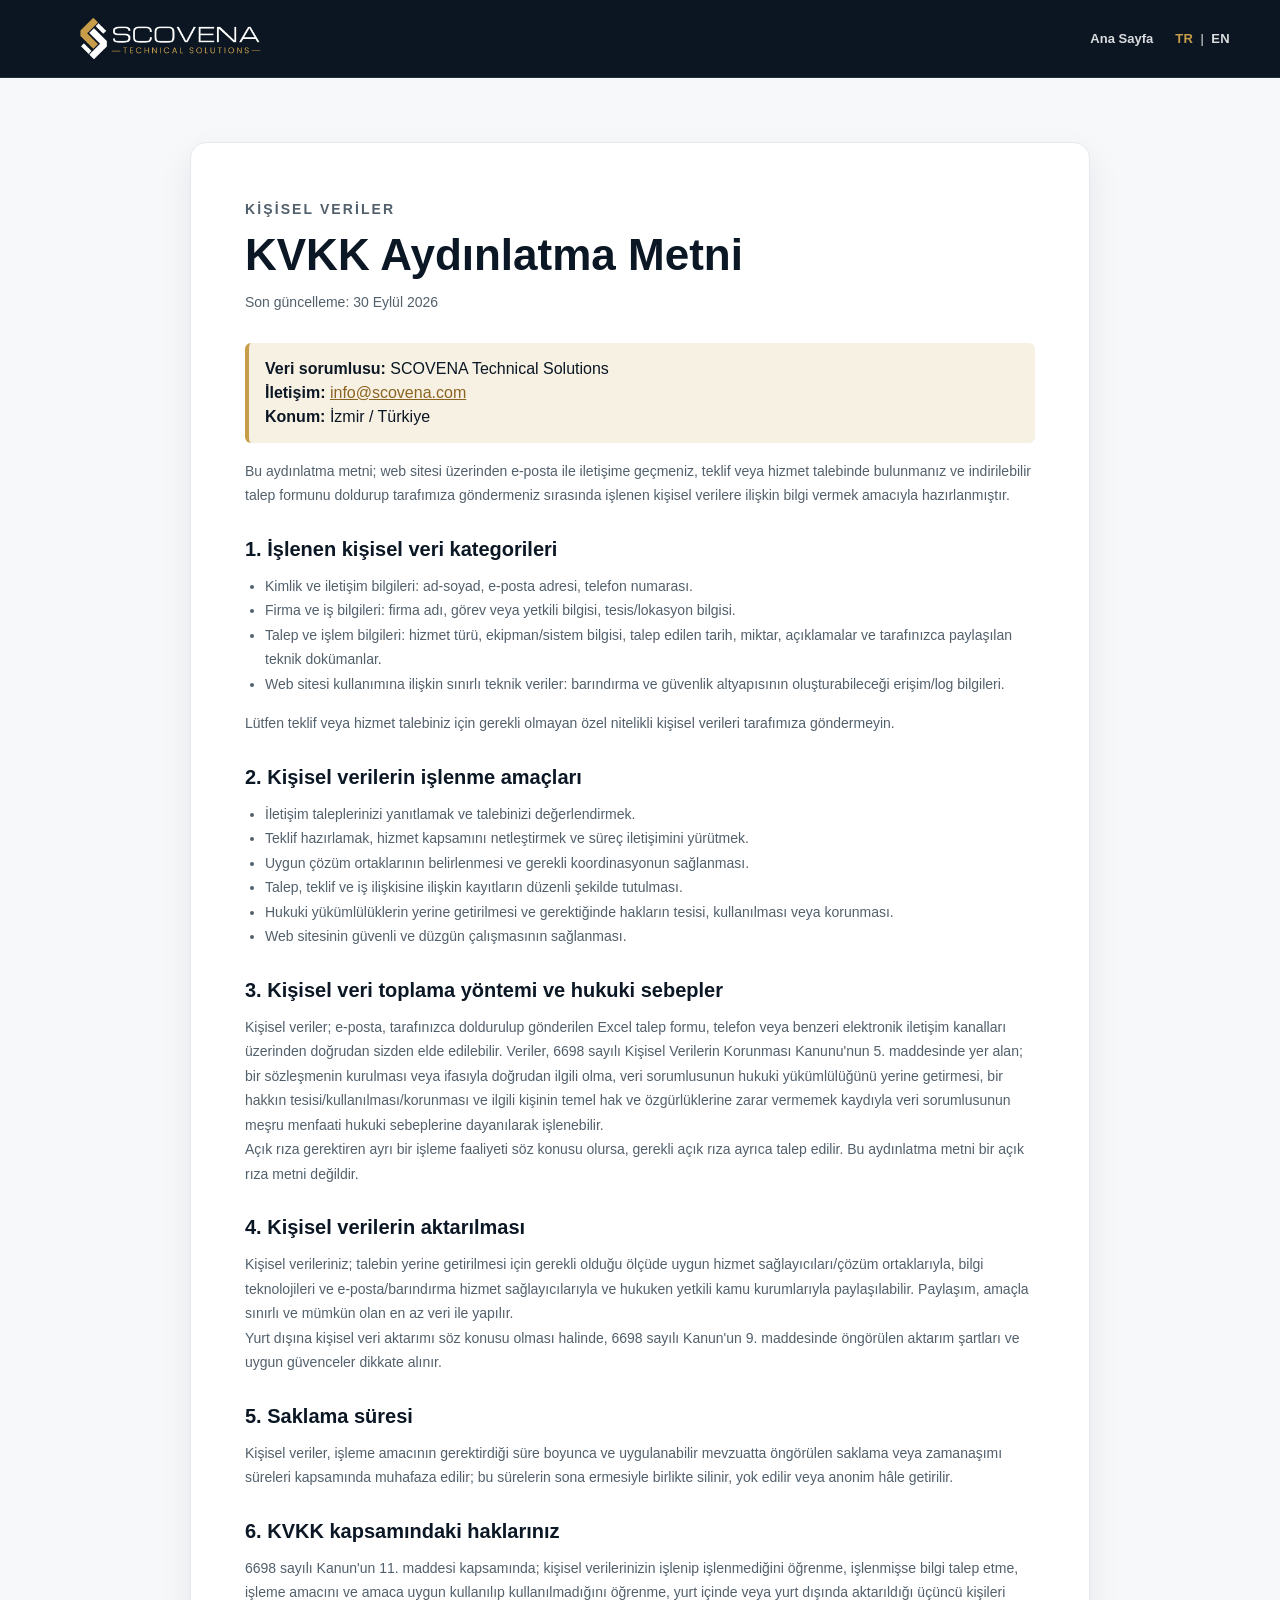
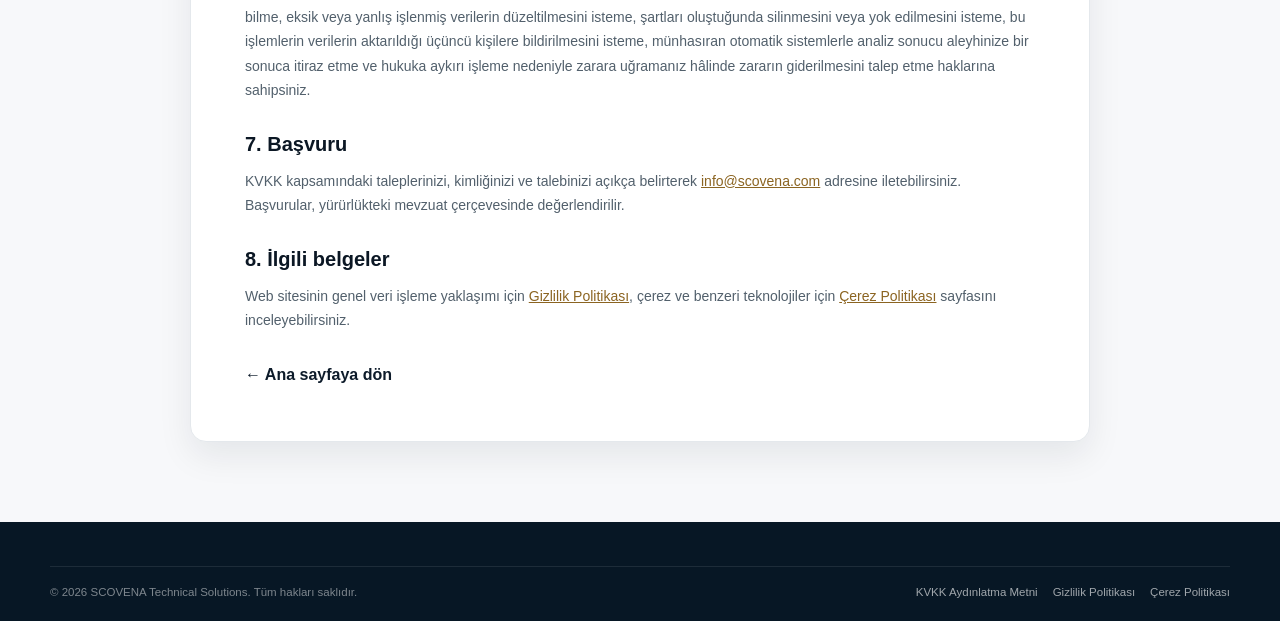
<file: kvkk.html>
<!DOCTYPE html>
<html lang="tr">
<head>
  <meta charset="UTF-8">
  <meta name="viewport" content="width=device-width, initial-scale=1.0">
  <meta name="description" content="KVKK Aydınlatma Metni - SCOVENA Technical Solutions">
  <title>KVKK Aydınlatma Metni | SCOVENA</title>
  <link rel="icon" type="image/png" href="assets/scovena-symbol.png">
  <link rel="stylesheet" href="styles.css?v=final">
</head>
<body>
<header class="site-header">
  <div class="container header-inner">
    <a href="./" class="brand" aria-label="SCOVENA ana sayfa"><img src="assets/scovena-logo.png" alt="SCOVENA Technical Solutions"></a>
    <nav class="simple-header-nav" aria-label="Sayfa menüsü">
      <a href="./">Ana Sayfa</a>
      <span class="lang-switch"><a href="./" class="active">TR</a><span>|</span><a href="en/privacy-notice.html">EN</a></span>
    </nav>
  </div>
</header>
<main class="legal-main">
  <div class="container">
    <article class="legal-card">
      <p class="section-kicker">KİŞİSEL VERİLER</p>
      <h1>KVKK Aydınlatma Metni</h1>
      <p class="legal-date">Son güncelleme: 30 Eylül 2026</p>
      
<div class="legal-note"><strong>Veri sorumlusu:</strong> SCOVENA Technical Solutions<br><strong>İletişim:</strong> <a href="mailto:info@scovena.com">info@scovena.com</a><br><strong>Konum:</strong> İzmir / Türkiye</div>

<p>Bu aydınlatma metni; web sitesi üzerinden e-posta ile iletişime geçmeniz, teklif veya hizmet talebinde bulunmanız ve indirilebilir talep formunu doldurup tarafımıza göndermeniz sırasında işlenen kişisel verilere ilişkin bilgi vermek amacıyla hazırlanmıştır.</p>

<h2>1. İşlenen kişisel veri kategorileri</h2>
<ul>
  <li>Kimlik ve iletişim bilgileri: ad-soyad, e-posta adresi, telefon numarası.</li>
  <li>Firma ve iş bilgileri: firma adı, görev veya yetkili bilgisi, tesis/lokasyon bilgisi.</li>
  <li>Talep ve işlem bilgileri: hizmet türü, ekipman/sistem bilgisi, talep edilen tarih, miktar, açıklamalar ve tarafınızca paylaşılan teknik dokümanlar.</li>
  <li>Web sitesi kullanımına ilişkin sınırlı teknik veriler: barındırma ve güvenlik altyapısının oluşturabileceği erişim/log bilgileri.</li>
</ul>
<p>Lütfen teklif veya hizmet talebiniz için gerekli olmayan özel nitelikli kişisel verileri tarafımıza göndermeyin.</p>

<h2>2. Kişisel verilerin işlenme amaçları</h2>
<ul>
  <li>İletişim taleplerinizi yanıtlamak ve talebinizi değerlendirmek.</li>
  <li>Teklif hazırlamak, hizmet kapsamını netleştirmek ve süreç iletişimini yürütmek.</li>
  <li>Uygun çözüm ortaklarının belirlenmesi ve gerekli koordinasyonun sağlanması.</li>
  <li>Talep, teklif ve iş ilişkisine ilişkin kayıtların düzenli şekilde tutulması.</li>
  <li>Hukuki yükümlülüklerin yerine getirilmesi ve gerektiğinde hakların tesisi, kullanılması veya korunması.</li>
  <li>Web sitesinin güvenli ve düzgün çalışmasının sağlanması.</li>
</ul>

<h2>3. Kişisel veri toplama yöntemi ve hukuki sebepler</h2>
<p>Kişisel veriler; e-posta, tarafınızca doldurulup gönderilen Excel talep formu, telefon veya benzeri elektronik iletişim kanalları üzerinden doğrudan sizden elde edilebilir. Veriler, 6698 sayılı Kişisel Verilerin Korunması Kanunu'nun 5. maddesinde yer alan; bir sözleşmenin kurulması veya ifasıyla doğrudan ilgili olma, veri sorumlusunun hukuki yükümlülüğünü yerine getirmesi, bir hakkın tesisi/kullanılması/korunması ve ilgili kişinin temel hak ve özgürlüklerine zarar vermemek kaydıyla veri sorumlusunun meşru menfaati hukuki sebeplerine dayanılarak işlenebilir.</p>
<p>Açık rıza gerektiren ayrı bir işleme faaliyeti söz konusu olursa, gerekli açık rıza ayrıca talep edilir. Bu aydınlatma metni bir açık rıza metni değildir.</p>

<h2>4. Kişisel verilerin aktarılması</h2>
<p>Kişisel verileriniz; talebin yerine getirilmesi için gerekli olduğu ölçüde uygun hizmet sağlayıcıları/çözüm ortaklarıyla, bilgi teknolojileri ve e-posta/barındırma hizmet sağlayıcılarıyla ve hukuken yetkili kamu kurumlarıyla paylaşılabilir. Paylaşım, amaçla sınırlı ve mümkün olan en az veri ile yapılır.</p>
<p>Yurt dışına kişisel veri aktarımı söz konusu olması halinde, 6698 sayılı Kanun'un 9. maddesinde öngörülen aktarım şartları ve uygun güvenceler dikkate alınır.</p>

<h2>5. Saklama süresi</h2>
<p>Kişisel veriler, işleme amacının gerektirdiği süre boyunca ve uygulanabilir mevzuatta öngörülen saklama veya zamanaşımı süreleri kapsamında muhafaza edilir; bu sürelerin sona ermesiyle birlikte silinir, yok edilir veya anonim hâle getirilir.</p>

<h2>6. KVKK kapsamındaki haklarınız</h2>
<p>6698 sayılı Kanun'un 11. maddesi kapsamında; kişisel verilerinizin işlenip işlenmediğini öğrenme, işlenmişse bilgi talep etme, işleme amacını ve amaca uygun kullanılıp kullanılmadığını öğrenme, yurt içinde veya yurt dışında aktarıldığı üçüncü kişileri bilme, eksik veya yanlış işlenmiş verilerin düzeltilmesini isteme, şartları oluştuğunda silinmesini veya yok edilmesini isteme, bu işlemlerin verilerin aktarıldığı üçüncü kişilere bildirilmesini isteme, münhasıran otomatik sistemlerle analiz sonucu aleyhinize bir sonuca itiraz etme ve hukuka aykırı işleme nedeniyle zarara uğramanız hâlinde zararın giderilmesini talep etme haklarına sahipsiniz.</p>

<h2>7. Başvuru</h2>
<p>KVKK kapsamındaki taleplerinizi, kimliğinizi ve talebinizi açıkça belirterek <a href="mailto:info@scovena.com">info@scovena.com</a> adresine iletebilirsiniz. Başvurular, yürürlükteki mevzuat çerçevesinde değerlendirilir.</p>

<h2>8. İlgili belgeler</h2>
<p>Web sitesinin genel veri işleme yaklaşımı için <a href="gizlilik-politikasi.html">Gizlilik Politikası</a>, çerez ve benzeri teknolojiler için <a href="cerez-politikasi.html">Çerez Politikası</a> sayfasını inceleyebilirsiniz.</p>

      <a class="legal-back" href="./">← Ana sayfaya dön</a>
    </article>
  </div>
</main>
<footer class="footer">
  <div class="container footer-bottom" style="margin-top:0">
    <div class="footer-bottom-row">
      <span>© <span data-year></span> SCOVENA Technical Solutions. Tüm hakları saklıdır.</span>
      <span class="footer-legal-links">
        <a href="kvkk.html">KVKK Aydınlatma Metni</a>
        <a href="gizlilik-politikasi.html">Gizlilik Politikası</a>
        <a href="cerez-politikasi.html">Çerez Politikası</a>
      </span>
    </div>
  </div>
</footer>
<script src="script.js?v=final"></script>
</body>
</html>
</file>
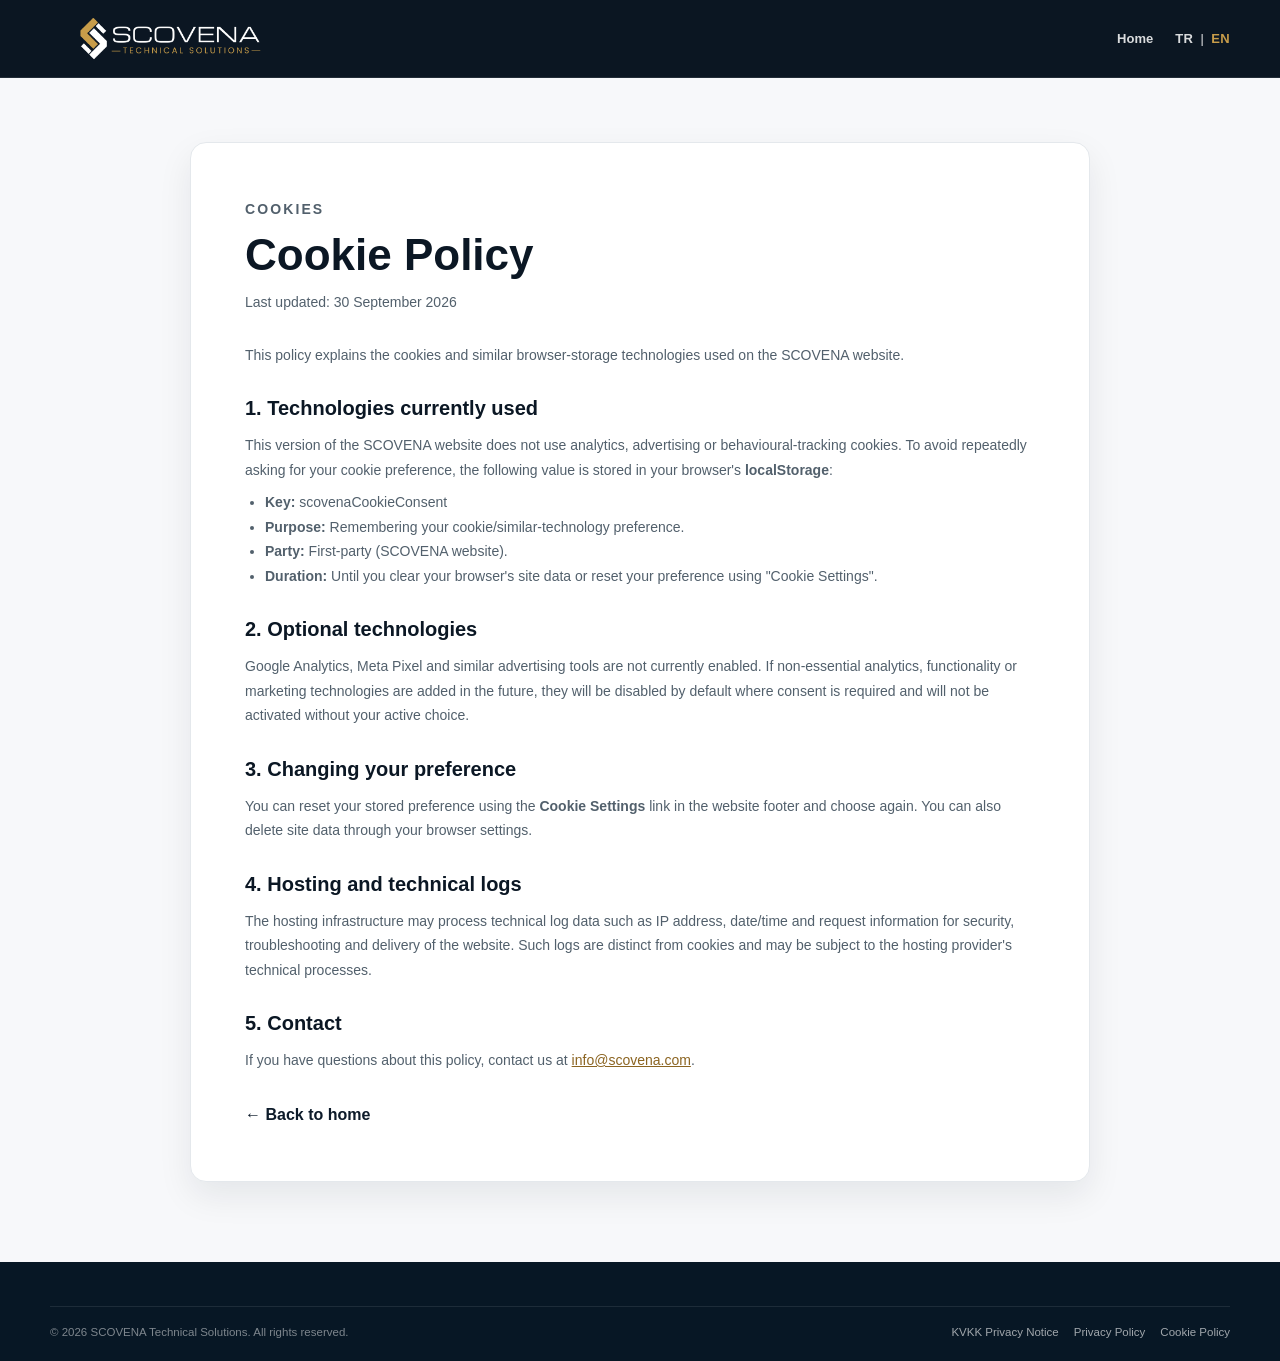
<file: en/cookie-policy.html>
<!DOCTYPE html>
<html lang="en">
<head>
  <meta charset="UTF-8">
  <meta name="viewport" content="width=device-width, initial-scale=1.0">
  <meta name="description" content="Cookie Policy - SCOVENA Technical Solutions">
  <title>Cookie Policy | SCOVENA</title>
  <link rel="icon" type="image/png" href="../assets/scovena-symbol.png">
  <link rel="stylesheet" href="../styles.css?v=final">
</head>
<body>
<header class="site-header">
  <div class="container header-inner">
    <a href="./" class="brand" aria-label="SCOVENA home"><img src="../assets/scovena-logo.png" alt="SCOVENA Technical Solutions"></a>
    <nav class="simple-header-nav" aria-label="Page navigation">
      <a href="./">Home</a>
      <span class="lang-switch"><a href="../cerez-politikasi.html">TR</a><span>|</span><a href="./" class="active">EN</a></span>
    </nav>
  </div>
</header>
<main class="legal-main">
  <div class="container">
    <article class="legal-card">
      <p class="section-kicker">COOKIES</p>
      <h1>Cookie Policy</h1>
      <p class="legal-date">Last updated: 30 September 2026</p>
      
<p>This policy explains the cookies and similar browser-storage technologies used on the SCOVENA website.</p>

<h2>1. Technologies currently used</h2>
<p>This version of the SCOVENA website does not use analytics, advertising or behavioural-tracking cookies. To avoid repeatedly asking for your cookie preference, the following value is stored in your browser's <strong>localStorage</strong>:</p>
<ul>
  <li><strong>Key:</strong> scovenaCookieConsent</li>
  <li><strong>Purpose:</strong> Remembering your cookie/similar-technology preference.</li>
  <li><strong>Party:</strong> First-party (SCOVENA website).</li>
  <li><strong>Duration:</strong> Until you clear your browser's site data or reset your preference using "Cookie Settings".</li>
</ul>

<h2>2. Optional technologies</h2>
<p>Google Analytics, Meta Pixel and similar advertising tools are not currently enabled. If non-essential analytics, functionality or marketing technologies are added in the future, they will be disabled by default where consent is required and will not be activated without your active choice.</p>

<h2>3. Changing your preference</h2>
<p>You can reset your stored preference using the <strong>Cookie Settings</strong> link in the website footer and choose again. You can also delete site data through your browser settings.</p>

<h2>4. Hosting and technical logs</h2>
<p>The hosting infrastructure may process technical log data such as IP address, date/time and request information for security, troubleshooting and delivery of the website. Such logs are distinct from cookies and may be subject to the hosting provider's technical processes.</p>

<h2>5. Contact</h2>
<p>If you have questions about this policy, contact us at <a href="mailto:info@scovena.com">info@scovena.com</a>.</p>

      <a class="legal-back" href="./">← Back to home</a>
    </article>
  </div>
</main>
<footer class="footer">
  <div class="container footer-bottom" style="margin-top:0">
    <div class="footer-bottom-row">
      <span>© <span data-year></span> SCOVENA Technical Solutions. All rights reserved.</span>
      <span class="footer-legal-links">
        <a href="privacy-notice.html">KVKK Privacy Notice</a>
        <a href="privacy-policy.html">Privacy Policy</a>
        <a href="cookie-policy.html">Cookie Policy</a>
      </span>
    </div>
  </div>
</footer>
<script src="../script.js?v=final"></script>
</body>
</html>
</file>
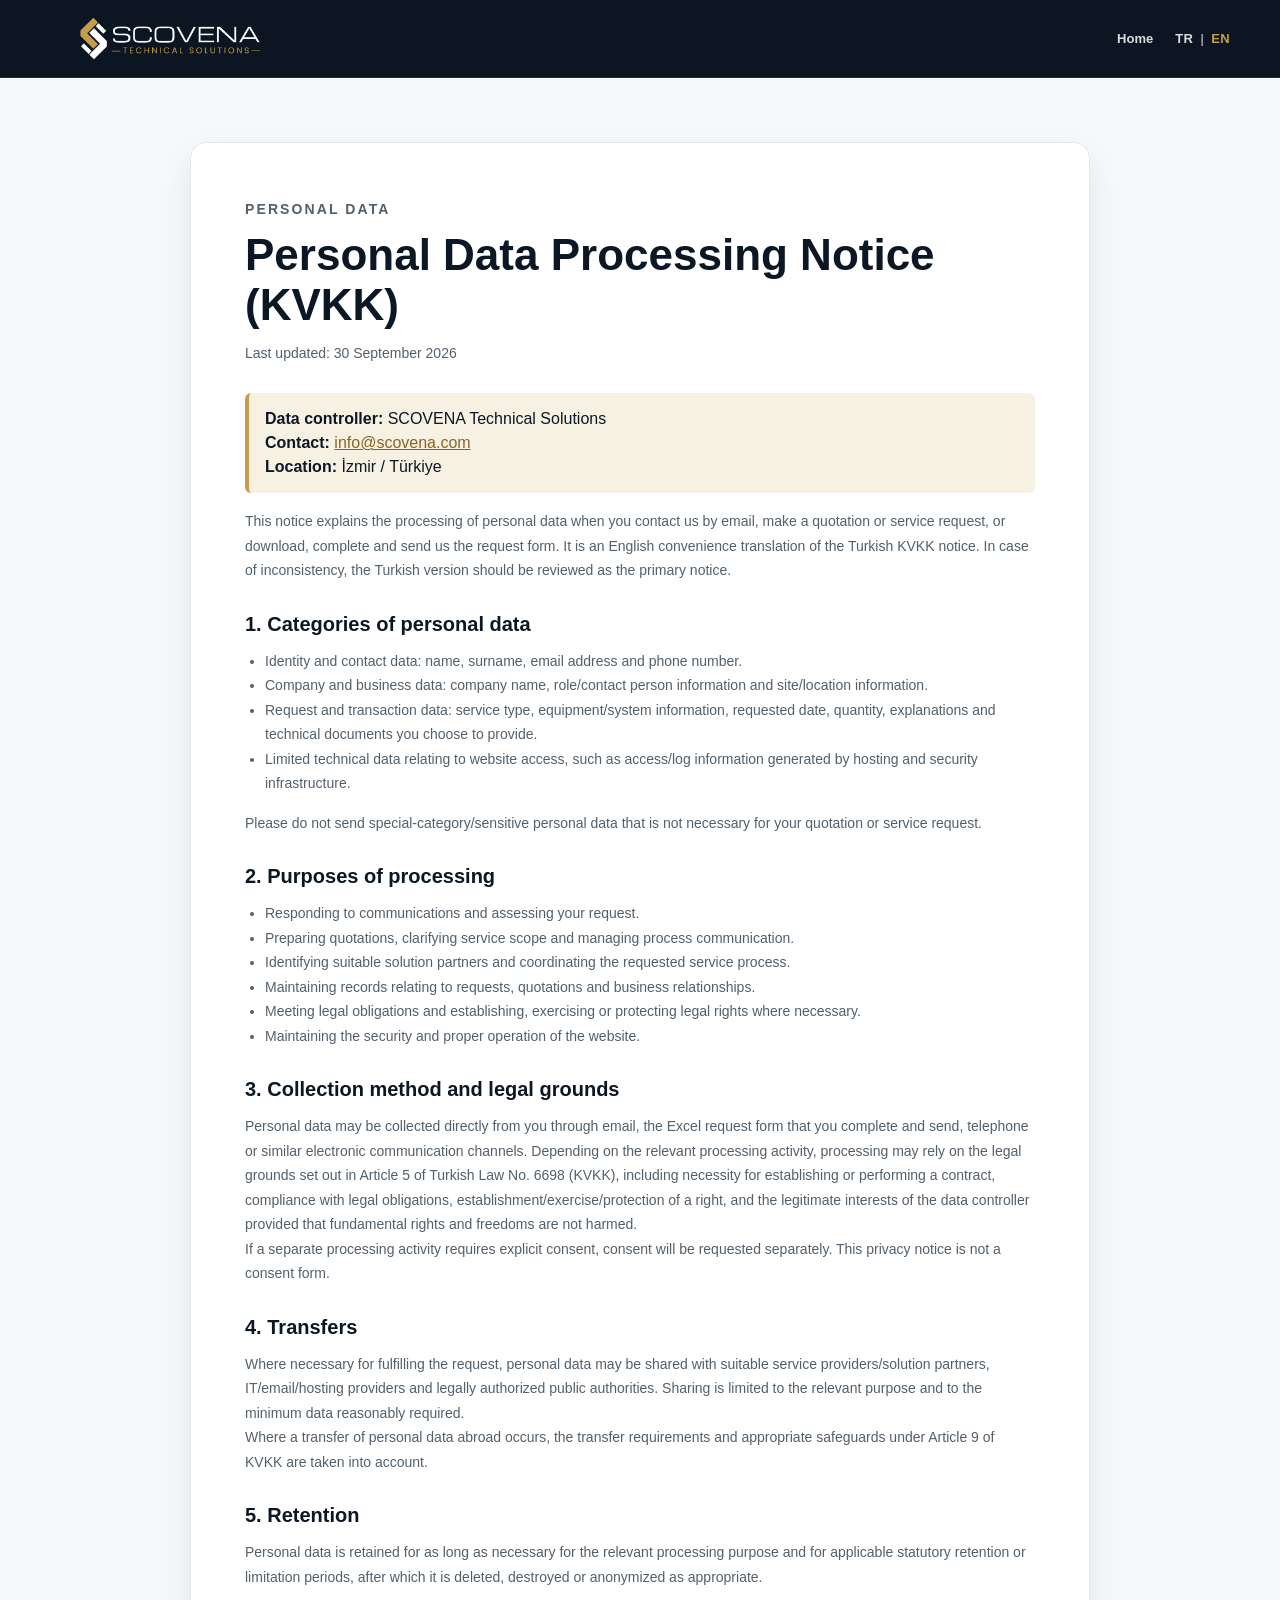
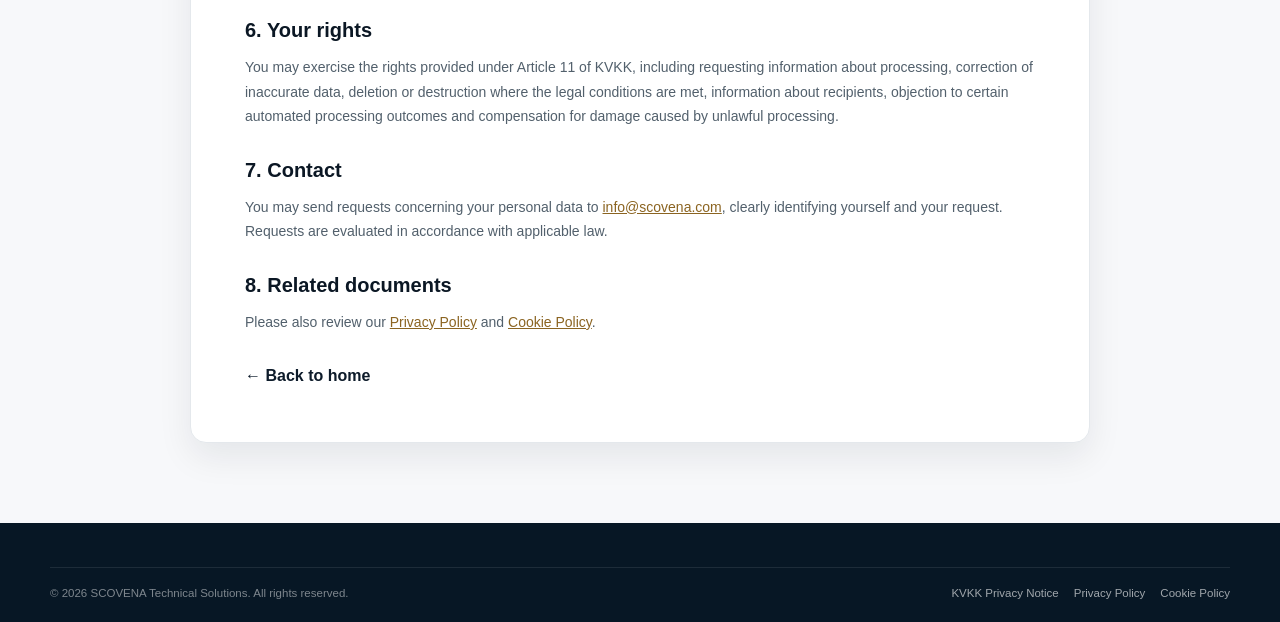
<file: en/privacy-notice.html>
<!DOCTYPE html>
<html lang="en">
<head>
  <meta charset="UTF-8">
  <meta name="viewport" content="width=device-width, initial-scale=1.0">
  <meta name="description" content="Personal Data Processing Notice (KVKK) - SCOVENA Technical Solutions">
  <title>Personal Data Processing Notice (KVKK) | SCOVENA</title>
  <link rel="icon" type="image/png" href="../assets/scovena-symbol.png">
  <link rel="stylesheet" href="../styles.css?v=final">
</head>
<body>
<header class="site-header">
  <div class="container header-inner">
    <a href="./" class="brand" aria-label="SCOVENA home"><img src="../assets/scovena-logo.png" alt="SCOVENA Technical Solutions"></a>
    <nav class="simple-header-nav" aria-label="Page navigation">
      <a href="./">Home</a>
      <span class="lang-switch"><a href="../kvkk.html">TR</a><span>|</span><a href="./" class="active">EN</a></span>
    </nav>
  </div>
</header>
<main class="legal-main">
  <div class="container">
    <article class="legal-card">
      <p class="section-kicker">PERSONAL DATA</p>
      <h1>Personal Data Processing Notice (KVKK)</h1>
      <p class="legal-date">Last updated: 30 September 2026</p>
      
<div class="legal-note"><strong>Data controller:</strong> SCOVENA Technical Solutions<br><strong>Contact:</strong> <a href="mailto:info@scovena.com">info@scovena.com</a><br><strong>Location:</strong> İzmir / Türkiye</div>

<p>This notice explains the processing of personal data when you contact us by email, make a quotation or service request, or download, complete and send us the request form. It is an English convenience translation of the Turkish KVKK notice. In case of inconsistency, the Turkish version should be reviewed as the primary notice.</p>

<h2>1. Categories of personal data</h2>
<ul>
  <li>Identity and contact data: name, surname, email address and phone number.</li>
  <li>Company and business data: company name, role/contact person information and site/location information.</li>
  <li>Request and transaction data: service type, equipment/system information, requested date, quantity, explanations and technical documents you choose to provide.</li>
  <li>Limited technical data relating to website access, such as access/log information generated by hosting and security infrastructure.</li>
</ul>
<p>Please do not send special-category/sensitive personal data that is not necessary for your quotation or service request.</p>

<h2>2. Purposes of processing</h2>
<ul>
  <li>Responding to communications and assessing your request.</li>
  <li>Preparing quotations, clarifying service scope and managing process communication.</li>
  <li>Identifying suitable solution partners and coordinating the requested service process.</li>
  <li>Maintaining records relating to requests, quotations and business relationships.</li>
  <li>Meeting legal obligations and establishing, exercising or protecting legal rights where necessary.</li>
  <li>Maintaining the security and proper operation of the website.</li>
</ul>

<h2>3. Collection method and legal grounds</h2>
<p>Personal data may be collected directly from you through email, the Excel request form that you complete and send, telephone or similar electronic communication channels. Depending on the relevant processing activity, processing may rely on the legal grounds set out in Article 5 of Turkish Law No. 6698 (KVKK), including necessity for establishing or performing a contract, compliance with legal obligations, establishment/exercise/protection of a right, and the legitimate interests of the data controller provided that fundamental rights and freedoms are not harmed.</p>
<p>If a separate processing activity requires explicit consent, consent will be requested separately. This privacy notice is not a consent form.</p>

<h2>4. Transfers</h2>
<p>Where necessary for fulfilling the request, personal data may be shared with suitable service providers/solution partners, IT/email/hosting providers and legally authorized public authorities. Sharing is limited to the relevant purpose and to the minimum data reasonably required.</p>
<p>Where a transfer of personal data abroad occurs, the transfer requirements and appropriate safeguards under Article 9 of KVKK are taken into account.</p>

<h2>5. Retention</h2>
<p>Personal data is retained for as long as necessary for the relevant processing purpose and for applicable statutory retention or limitation periods, after which it is deleted, destroyed or anonymized as appropriate.</p>

<h2>6. Your rights</h2>
<p>You may exercise the rights provided under Article 11 of KVKK, including requesting information about processing, correction of inaccurate data, deletion or destruction where the legal conditions are met, information about recipients, objection to certain automated processing outcomes and compensation for damage caused by unlawful processing.</p>

<h2>7. Contact</h2>
<p>You may send requests concerning your personal data to <a href="mailto:info@scovena.com">info@scovena.com</a>, clearly identifying yourself and your request. Requests are evaluated in accordance with applicable law.</p>

<h2>8. Related documents</h2>
<p>Please also review our <a href="privacy-policy.html">Privacy Policy</a> and <a href="cookie-policy.html">Cookie Policy</a>.</p>

      <a class="legal-back" href="./">← Back to home</a>
    </article>
  </div>
</main>
<footer class="footer">
  <div class="container footer-bottom" style="margin-top:0">
    <div class="footer-bottom-row">
      <span>© <span data-year></span> SCOVENA Technical Solutions. All rights reserved.</span>
      <span class="footer-legal-links">
        <a href="privacy-notice.html">KVKK Privacy Notice</a>
        <a href="privacy-policy.html">Privacy Policy</a>
        <a href="cookie-policy.html">Cookie Policy</a>
      </span>
    </div>
  </div>
</footer>
<script src="../script.js?v=final"></script>
</body>
</html>
</file>
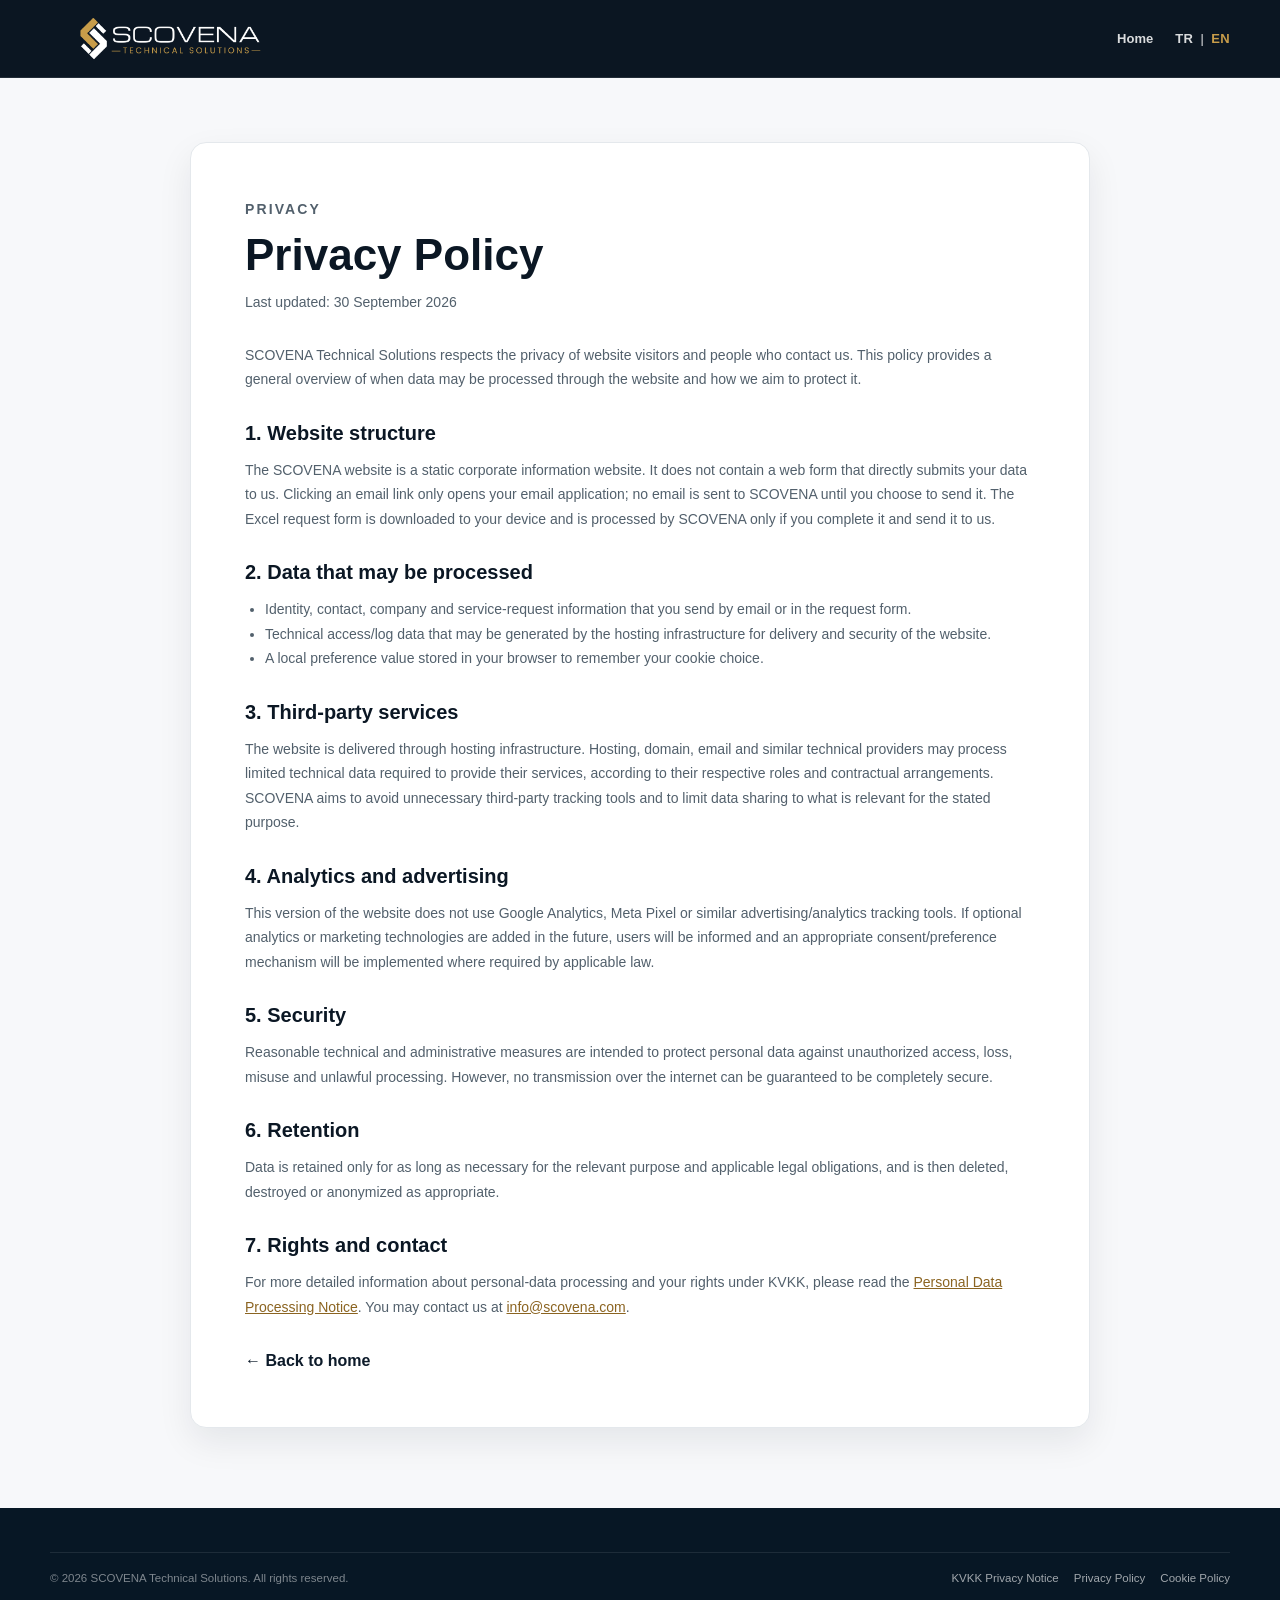
<file: en/privacy-policy.html>
<!DOCTYPE html>
<html lang="en">
<head>
  <meta charset="UTF-8">
  <meta name="viewport" content="width=device-width, initial-scale=1.0">
  <meta name="description" content="Privacy Policy - SCOVENA Technical Solutions">
  <title>Privacy Policy | SCOVENA</title>
  <link rel="icon" type="image/png" href="../assets/scovena-symbol.png">
  <link rel="stylesheet" href="../styles.css?v=final">
</head>
<body>
<header class="site-header">
  <div class="container header-inner">
    <a href="./" class="brand" aria-label="SCOVENA home"><img src="../assets/scovena-logo.png" alt="SCOVENA Technical Solutions"></a>
    <nav class="simple-header-nav" aria-label="Page navigation">
      <a href="./">Home</a>
      <span class="lang-switch"><a href="../gizlilik-politikasi.html">TR</a><span>|</span><a href="./" class="active">EN</a></span>
    </nav>
  </div>
</header>
<main class="legal-main">
  <div class="container">
    <article class="legal-card">
      <p class="section-kicker">PRIVACY</p>
      <h1>Privacy Policy</h1>
      <p class="legal-date">Last updated: 30 September 2026</p>
      
<p>SCOVENA Technical Solutions respects the privacy of website visitors and people who contact us. This policy provides a general overview of when data may be processed through the website and how we aim to protect it.</p>

<h2>1. Website structure</h2>
<p>The SCOVENA website is a static corporate information website. It does not contain a web form that directly submits your data to us. Clicking an email link only opens your email application; no email is sent to SCOVENA until you choose to send it. The Excel request form is downloaded to your device and is processed by SCOVENA only if you complete it and send it to us.</p>

<h2>2. Data that may be processed</h2>
<ul>
  <li>Identity, contact, company and service-request information that you send by email or in the request form.</li>
  <li>Technical access/log data that may be generated by the hosting infrastructure for delivery and security of the website.</li>
  <li>A local preference value stored in your browser to remember your cookie choice.</li>
</ul>

<h2>3. Third-party services</h2>
<p>The website is delivered through hosting infrastructure. Hosting, domain, email and similar technical providers may process limited technical data required to provide their services, according to their respective roles and contractual arrangements. SCOVENA aims to avoid unnecessary third-party tracking tools and to limit data sharing to what is relevant for the stated purpose.</p>

<h2>4. Analytics and advertising</h2>
<p>This version of the website does not use Google Analytics, Meta Pixel or similar advertising/analytics tracking tools. If optional analytics or marketing technologies are added in the future, users will be informed and an appropriate consent/preference mechanism will be implemented where required by applicable law.</p>

<h2>5. Security</h2>
<p>Reasonable technical and administrative measures are intended to protect personal data against unauthorized access, loss, misuse and unlawful processing. However, no transmission over the internet can be guaranteed to be completely secure.</p>

<h2>6. Retention</h2>
<p>Data is retained only for as long as necessary for the relevant purpose and applicable legal obligations, and is then deleted, destroyed or anonymized as appropriate.</p>

<h2>7. Rights and contact</h2>
<p>For more detailed information about personal-data processing and your rights under KVKK, please read the <a href="privacy-notice.html">Personal Data Processing Notice</a>. You may contact us at <a href="mailto:info@scovena.com">info@scovena.com</a>.</p>

      <a class="legal-back" href="./">← Back to home</a>
    </article>
  </div>
</main>
<footer class="footer">
  <div class="container footer-bottom" style="margin-top:0">
    <div class="footer-bottom-row">
      <span>© <span data-year></span> SCOVENA Technical Solutions. All rights reserved.</span>
      <span class="footer-legal-links">
        <a href="privacy-notice.html">KVKK Privacy Notice</a>
        <a href="privacy-policy.html">Privacy Policy</a>
        <a href="cookie-policy.html">Cookie Policy</a>
      </span>
    </div>
  </div>
</footer>
<script src="../script.js?v=final"></script>
</body>
</html>
</file>
<file: styles.css>
:root{
  --navy:#0D1B2A;
  --navy-2:#132B40;
  --navy-3:#07121E;
  --gold:#C89D4A;
  --gold-2:#D7A84B;
  --cream:#F8F3E8;
  --steel:#EAF1F6;
  --white:#FFFFFF;
  --ink:#0B1724;
  --muted:#5E6875;
  --line:#DDE4EA;
  --shadow:0 14px 34px rgba(8,23,37,.08);
}
*{box-sizing:border-box;margin:0;padding:0}
html{scroll-behavior:smooth}
body{
  font-family:ui-sans-serif,-apple-system,BlinkMacSystemFont,"Segoe UI",Roboto,Helvetica,Arial,sans-serif;
  color:var(--ink);background:#fff;line-height:1.5;
}
body.cookie-modal-open,body.dialog-open{overflow:hidden}
a{text-decoration:none;color:inherit}
button{font:inherit}
img{max-width:100%}
.container{width:min(1180px,calc(100% - 40px));margin:0 auto}
section[id],footer[id]{scroll-margin-top:90px}

.site-header{
  position:sticky;top:0;z-index:999;height:78px;
  background:rgba(7,18,30,.98);
  border-bottom:1px solid rgba(255,255,255,.10);
  backdrop-filter:blur(10px);
}
.header-inner{height:100%;display:flex;align-items:center;gap:28px}
.brand{display:flex;align-items:center;flex:0 0 auto}
.brand img{display:block;width:235px;height:auto}
.nav{margin-left:auto;display:flex;align-items:center;gap:24px;height:100%}
.nav a{
  position:relative;color:rgba(255,255,255,.90);
  font-size:13px;font-weight:750;white-space:nowrap;
  height:100%;display:flex;align-items:center;
  transition:color .18s ease;
}
.nav a::after{
  content:"";position:absolute;left:0;right:0;bottom:13px;height:2px;
  background:var(--gold);transform:scaleX(0);transform-origin:center;
  transition:transform .18s ease;box-shadow:0 0 8px rgba(200,157,74,.38);
}
.nav a:hover,.nav a.active{color:var(--gold)}
.nav a:hover::after,.nav a.active::after{transform:scaleX(1)}
.menu-toggle{display:none;background:none;border:0;color:#fff;font-size:26px;cursor:pointer}
.lang-switch{
  display:flex;align-items:center;gap:7px;margin-left:4px;
  font-size:12px;font-weight:800;letter-spacing:.4px;color:rgba(255,255,255,.62)
}
.lang-switch a{height:auto;color:rgba(255,255,255,.70);padding:5px 0}
.lang-switch a.active{color:var(--gold)}
.lang-switch a::after{display:none}

.hero{
  position:relative;min-height:520px;overflow:hidden;
  background:var(--navy);color:#fff;
}
.hero-image{
  position:absolute;inset:0;background-image:url("assets/hero.png");
  background-size:cover;background-position:center right;transform:scale(1.02)
}
.hero-overlay{
  position:absolute;inset:0;
  background:
    linear-gradient(90deg,rgba(7,18,30,.99) 0%,rgba(7,18,30,.95) 34%,rgba(7,18,30,.61) 59%,rgba(7,18,30,.18) 82%,rgba(7,18,30,.10) 100%),
    linear-gradient(180deg,rgba(13,27,42,.08),rgba(13,27,42,.28));
}
.hero-content{min-height:520px;position:relative;z-index:2;display:flex;align-items:center}
.hero-copy{max-width:680px;padding:62px 0 56px}
.eyebrow,.section-kicker{color:var(--gold);font-size:12px;font-weight:850;letter-spacing:2.1px}
.eyebrow{margin-bottom:13px}
.hero h1{
  font-size:clamp(42px,5vw,66px);line-height:1.03;letter-spacing:-2.2px;font-weight:850;
}
.hero h1 span{display:block;color:var(--gold-2)}
.hero-text{
  margin-top:20px;max-width:625px;color:rgba(255,255,255,.86);
  font-size:16px;line-height:1.72
}
.hero-actions{margin-top:28px;display:flex;gap:12px;flex-wrap:wrap}
.btn{
  min-height:48px;padding:0 22px;border-radius:8px;
  display:inline-flex;align-items:center;justify-content:center;gap:10px;
  font-size:14px;font-weight:800;transition:transform .18s ease,box-shadow .18s ease,background .18s ease
}
.btn:hover{transform:translateY(-1px)}
.btn-gold{background:linear-gradient(135deg,#D7A84B,#B9852D);color:#fff;box-shadow:0 9px 22px rgba(200,157,74,.22)}
.btn-outline{border:1.5px solid var(--gold);color:#fff;background:rgba(8,20,33,.28)}
.btn-navy{background:var(--navy);color:#fff}
.btn-light{background:#fff;color:var(--navy)}
.hero-pattern{
  position:absolute;right:-90px;border:1px solid rgba(200,157,74,.55);
  width:200px;height:200px;transform:rotate(45deg);z-index:2;pointer-events:none
}
.pattern-one{top:-70px}
.pattern-two{bottom:-100px;right:-20px;opacity:.33}

.section-heading{max-width:780px;margin-bottom:36px}
.section-heading-center{text-align:center;margin-left:auto;margin-right:auto}
.section-heading-left{text-align:left}
.section-kicker{margin-bottom:10px}
.section-heading h2{font-size:clamp(29px,3.1vw,40px);line-height:1.15;letter-spacing:-.8px;margin-bottom:13px}
.section-heading>p:last-child{font-size:15px;line-height:1.72;color:#67727E}

.services{background:var(--cream);padding:78px 0 84px;border-top:1px solid #EFE6D5;border-bottom:1px solid #EFE6D5}
.service-grid{display:grid;grid-template-columns:repeat(3,1fr);gap:18px}
.service-card{
  min-height:230px;padding:29px 27px;background:#fff;border:1px solid #E9DFCD;border-radius:14px;
  box-shadow:0 12px 28px rgba(40,30,15,.045);
  transition:transform .2s ease,box-shadow .2s ease,border-color .2s ease
}
.service-card:hover{transform:translateY(-4px);border-color:rgba(200,157,74,.55);box-shadow:0 18px 36px rgba(40,30,15,.08)}
.service-icon{font-size:38px;color:var(--gold);line-height:1;margin-bottom:19px}
.service-card h3{font-size:17px;line-height:1.35;margin-bottom:11px}
.service-card p{font-size:14px;line-height:1.66;color:#586470}

.process{padding:88px 0 96px;background:var(--steel);border-bottom:1px solid #DCE6ED}
.process-grid{display:grid;grid-template-columns:repeat(3,1fr);gap:18px}
.process-step{
  min-height:164px;display:grid;grid-template-columns:44px 48px 1fr;gap:13px;align-items:start;
  padding:27px 24px;border:1px solid #D5E1E9;border-radius:14px;background:rgba(255,255,255,.79);
  box-shadow:0 9px 24px rgba(10,31,48,.04)
}
.step-number{color:var(--gold);font-weight:850;font-size:18px;padding-top:3px}
.step-icon{font-size:34px;color:#17354C;line-height:1}
.process-step h4{font-size:16px;margin-bottom:8px}
.process-step p{font-size:13.5px;line-height:1.58;color:#596B78}

.sectors{
  padding:88px 0 94px;background:linear-gradient(135deg,#0A1826 0%,#14324A 100%);color:#fff
}
.section-heading-dark h2{color:#fff}
.section-heading-dark>p:last-child{color:rgba(255,255,255,.70)}
.sector-grid{display:grid;grid-template-columns:repeat(4,1fr);gap:14px}
.sector{
  min-height:116px;display:flex;flex-direction:column;align-items:center;justify-content:center;gap:10px;
  border:1px solid rgba(255,255,255,.10);border-radius:13px;background:rgba(255,255,255,.045);
  transition:background .2s ease,border-color .2s ease,transform .2s ease
}
.sector:hover{background:rgba(200,157,74,.08);border-color:rgba(200,157,74,.42);transform:translateY(-2px)}
.sector b{font-size:35px;color:var(--gold);font-weight:500}
.sector span{font-size:14px;color:#fff;font-weight:800}

.about{padding:92px 0 96px;background:#fff}
.about-grid{display:grid;grid-template-columns:1.05fr 1.4fr;gap:62px;align-items:start}
.about-copy h2{font-size:clamp(30px,3.2vw,42px);line-height:1.14;letter-spacing:-.9px;margin:10px 0 17px}
.about-copy p{font-size:15px;line-height:1.8;color:#5E6875}
.why-list{display:grid;grid-template-columns:1fr 1fr;gap:16px}
.why-card{padding:25px;border:1px solid #E4E8EC;border-radius:14px;background:#fff;box-shadow:var(--shadow)}
.why-icon{font-size:31px;color:var(--gold);margin-bottom:13px}
.why-card h3{font-size:16px;margin-bottom:7px}
.why-card p{font-size:13.5px;line-height:1.62;color:#64707C}

.quote-strip{background:linear-gradient(90deg,#B8822B,#D6A64E,#B8822B);padding:28px 0}
.quote-inner{display:flex;align-items:center;justify-content:space-between;gap:35px}
.quote-copy h2{color:#fff;font-size:clamp(22px,2.4vw,30px);margin-bottom:5px}
.quote-copy p{color:rgba(255,255,255,.88);font-size:14px}

.footer{background:#071725;color:#fff;padding:44px 0 20px}
.footer-grid{display:grid;grid-template-columns:1.5fr 1fr 1fr 1fr;gap:28px;align-items:start}
.footer-brand img{width:235px;height:auto}
.footer-item h4{font-size:12px;color:var(--gold);text-transform:uppercase;letter-spacing:.8px;margin-bottom:8px}
.footer-item a,.footer-item span{font-size:13px;color:rgba(255,255,255,.79);line-height:1.6}
.footer-item a:hover{color:#fff}
.footer-bottom{margin-top:30px;padding-top:17px;border-top:1px solid rgba(255,255,255,.09)}
.footer-bottom-row{display:flex;align-items:center;justify-content:space-between;gap:18px;flex-wrap:wrap;color:rgba(255,255,255,.48);font-size:11.5px}
.footer-legal-links{display:flex;gap:15px;flex-wrap:wrap;align-items:center}
.footer-legal-links a,.legal-link{
  color:rgba(255,255,255,.62);background:none;border:0;padding:0;cursor:pointer;font-size:11.5px
}
.footer-legal-links a:hover,.legal-link:hover{color:var(--gold)}

.cookie-banner{
  position:fixed;left:18px;right:18px;bottom:18px;z-index:1200;
  background:#0A1A29;color:#fff;border:1px solid rgba(200,157,74,.42);
  border-radius:14px;box-shadow:0 18px 50px rgba(0,0,0,.30)
}
.cookie-banner[hidden],.cookie-modal[hidden]{display:none!important}
.cookie-banner-inner{max-width:1180px;margin:0 auto;padding:18px 20px;display:flex;align-items:center;justify-content:space-between;gap:24px}
.cookie-copy{max-width:800px}
.cookie-copy strong{display:block;font-size:15px;margin-bottom:5px}
.cookie-copy p{font-size:12.5px;line-height:1.58;color:rgba(255,255,255,.76)}
.cookie-policy-link{margin-top:6px;background:none;border:0;color:var(--gold);padding:0;cursor:pointer;font-size:12px;text-decoration:underline}
.cookie-actions{display:flex;gap:10px;min-width:250px}
.cookie-btn{
  min-width:120px;height:42px;border-radius:8px;border:1px solid var(--gold);
  font-weight:800;font-size:13px;cursor:pointer
}
.cookie-btn-primary{background:var(--gold);color:#071725}
.cookie-btn-secondary{background:transparent;color:#fff}

.cookie-modal{position:fixed;inset:0;z-index:1300;display:grid;place-items:center;padding:20px}
.cookie-modal-backdrop{position:absolute;inset:0;background:rgba(0,0,0,.56)}
.cookie-modal-card{
  position:relative;z-index:1;width:min(620px,100%);max-height:min(80vh,720px);overflow:auto;
  background:#fff;border-radius:16px;padding:30px;box-shadow:0 24px 70px rgba(0,0,0,.32)
}
.cookie-modal-card h2{font-size:27px;margin:7px 0 14px}
.cookie-modal-card p{font-size:14px;line-height:1.72;color:#5E6875;margin-bottom:12px}
.cookie-modal-close{position:absolute;right:15px;top:11px;background:none;border:0;font-size:27px;cursor:pointer;color:#5E6875}
.cookie-modal-done{margin-top:5px;color:#071725}

.legal-main{background:#F7F8FA;padding:64px 0 80px;min-height:70vh}
.legal-card{
  width:min(900px,100%);margin:0 auto;background:#fff;border:1px solid #E4E8EC;border-radius:16px;
  padding:clamp(26px,5vw,54px);box-shadow:var(--shadow)
}
.legal-card .section-kicker{margin-bottom:8px}
.legal-card h1{font-size:clamp(30px,4vw,44px);line-height:1.15;margin-bottom:10px}
.legal-date{font-size:12px;color:#7A8590;margin-bottom:28px}
.legal-card h2{font-size:20px;margin:26px 0 10px}
.legal-card h3{font-size:16px;margin:18px 0 8px}
.legal-card p,.legal-card li{font-size:14px;line-height:1.75;color:#52606C}
.legal-card ul{padding-left:20px;margin:8px 0 15px}
.legal-card a{color:#8B6421;text-decoration:underline}
.legal-note{padding:14px 16px;background:#F7F1E4;border-left:4px solid var(--gold);border-radius:6px;margin:16px 0}
.legal-back{display:inline-flex;margin-top:30px;color:var(--navy)!important;font-weight:800;text-decoration:none!important}
.simple-header-nav{margin-left:auto;display:flex;align-items:center;gap:18px}
.simple-header-nav a{font-size:13px;font-weight:750;color:rgba(255,255,255,.85)}
.simple-header-nav a:hover{color:var(--gold)}

@media(max-width:1100px){
  .nav{gap:15px}
  .brand img{width:205px}
  .nav a{font-size:12px}
  .service-grid,.process-grid{grid-template-columns:repeat(2,1fr)}
  .footer-grid{grid-template-columns:1.4fr 1fr 1fr}
}
@media(max-width:860px){
  .site-header{height:72px}
  .header-inner{height:72px}
  .brand img{width:185px}
  .menu-toggle{display:block;margin-left:auto}
  .nav{
    display:none;position:absolute;top:72px;left:0;right:0;height:auto;margin:0;
    background:#081725;padding:10px 20px 18px;flex-direction:column;align-items:stretch;gap:0;
    box-shadow:0 14px 25px rgba(0,0,0,.22)
  }
  .nav.open{display:flex}
  .nav a{height:auto;padding:12px 0;font-size:14px;border-bottom:1px solid rgba(255,255,255,.08)}
  .nav a::after{display:none}
  .lang-switch{margin:10px 0 0;gap:12px}
  .lang-switch a{border-bottom:0;padding:4px 0}
  .hero{min-height:560px}
  .hero-content{min-height:560px}
  .hero-image{background-position:68% center}
  .hero-overlay{background:linear-gradient(90deg,rgba(7,18,30,.98) 0%,rgba(7,18,30,.91) 60%,rgba(7,18,30,.54) 100%)}
  .about-grid{grid-template-columns:1fr;gap:34px}
  .quote-inner{flex-direction:column;text-align:center;gap:18px}
  .footer-grid{grid-template-columns:1fr 1fr}
  .cookie-banner-inner{align-items:flex-start;flex-direction:column}
  .cookie-actions{width:100%;min-width:0}
  .cookie-actions .cookie-btn{flex:1}
}
@media(max-width:560px){
  .simple-header-nav>a:first-child{display:none}
  .simple-header-nav{gap:10px}
  .container{width:min(100% - 26px,1180px)}
  .brand img{width:165px}
  .hero{min-height:590px}
  .hero-content{min-height:590px;align-items:flex-end}
  .hero-copy{padding:0 0 46px}
  .hero h1{font-size:40px;letter-spacing:-1.4px}
  .hero-text{font-size:14px}
  .services,.process,.sectors,.about{padding:58px 0 62px}
  .service-grid,.process-grid{grid-template-columns:1fr}
  .sector-grid{grid-template-columns:1fr 1fr}
  .why-list{grid-template-columns:1fr}
  .footer-grid{grid-template-columns:1fr}
  .footer-bottom-row{align-items:flex-start;flex-direction:column}
  .cookie-banner{left:10px;right:10px;bottom:10px}
  .cookie-actions{flex-direction:column}
  .cookie-btn{width:100%}
}


/* Quotation request modal */
.btn[type="button"]{border:0;cursor:pointer}
.quote-modal[hidden]{display:none!important}
.quote-modal{position:fixed;inset:0;z-index:1290;display:grid;place-items:center;padding:20px}
.quote-modal-backdrop{position:absolute;inset:0;background:rgba(0,0,0,.58)}
.quote-modal-card{
  position:relative;z-index:1;width:min(620px,100%);background:#fff;border-radius:16px;
  padding:32px;box-shadow:0 24px 70px rgba(0,0,0,.32)
}
.quote-modal-card h2{font-size:28px;line-height:1.2;margin:7px 0 14px}
.quote-modal-card>p{font-size:14px;line-height:1.7;color:#5E6875;margin-bottom:10px}
.quote-modal-card .quote-modal-note{font-size:12.5px;color:#7A8590;background:#F7F8FA;border-radius:8px;padding:10px 12px}
.quote-modal-close{position:absolute;right:15px;top:11px;background:none;border:0;font-size:27px;cursor:pointer;color:#5E6875}
.quote-modal-actions{display:flex;gap:12px;flex-wrap:wrap;margin-top:22px}
.quote-modal-actions .btn{flex:1;min-width:190px}
@media(max-width:560px){
  .quote-modal-card{padding:26px 20px}
  .quote-modal-actions{flex-direction:column}
  .quote-modal-actions .btn{width:100%;min-width:0}
}


/* Email options in quotation modal */
.quote-modal-actions{display:grid;grid-template-columns:repeat(2,minmax(0,1fr));gap:10px;margin-top:22px}
.quote-modal-actions .btn{min-width:0;width:100%}
.quote-modal-actions .quote-download{grid-column:1 / -1}
.btn-mail{background:#F3F6F8;color:var(--navy);border:1px solid #D6DEE5}
.btn-mail:hover{background:#EAF0F4}
.btn-copy{background:#fff;color:var(--navy);border:1px solid var(--gold);cursor:pointer}
.btn-copy:hover{background:#FBF6EA}
.quote-copy-status{min-height:20px;margin-top:10px!important;font-size:12.5px!important;color:#66727E!important;text-align:center}
@media(max-width:560px){
  .quote-modal-actions{grid-template-columns:1fr}
  .quote-modal-actions .quote-download{grid-column:auto}
}
</file>
